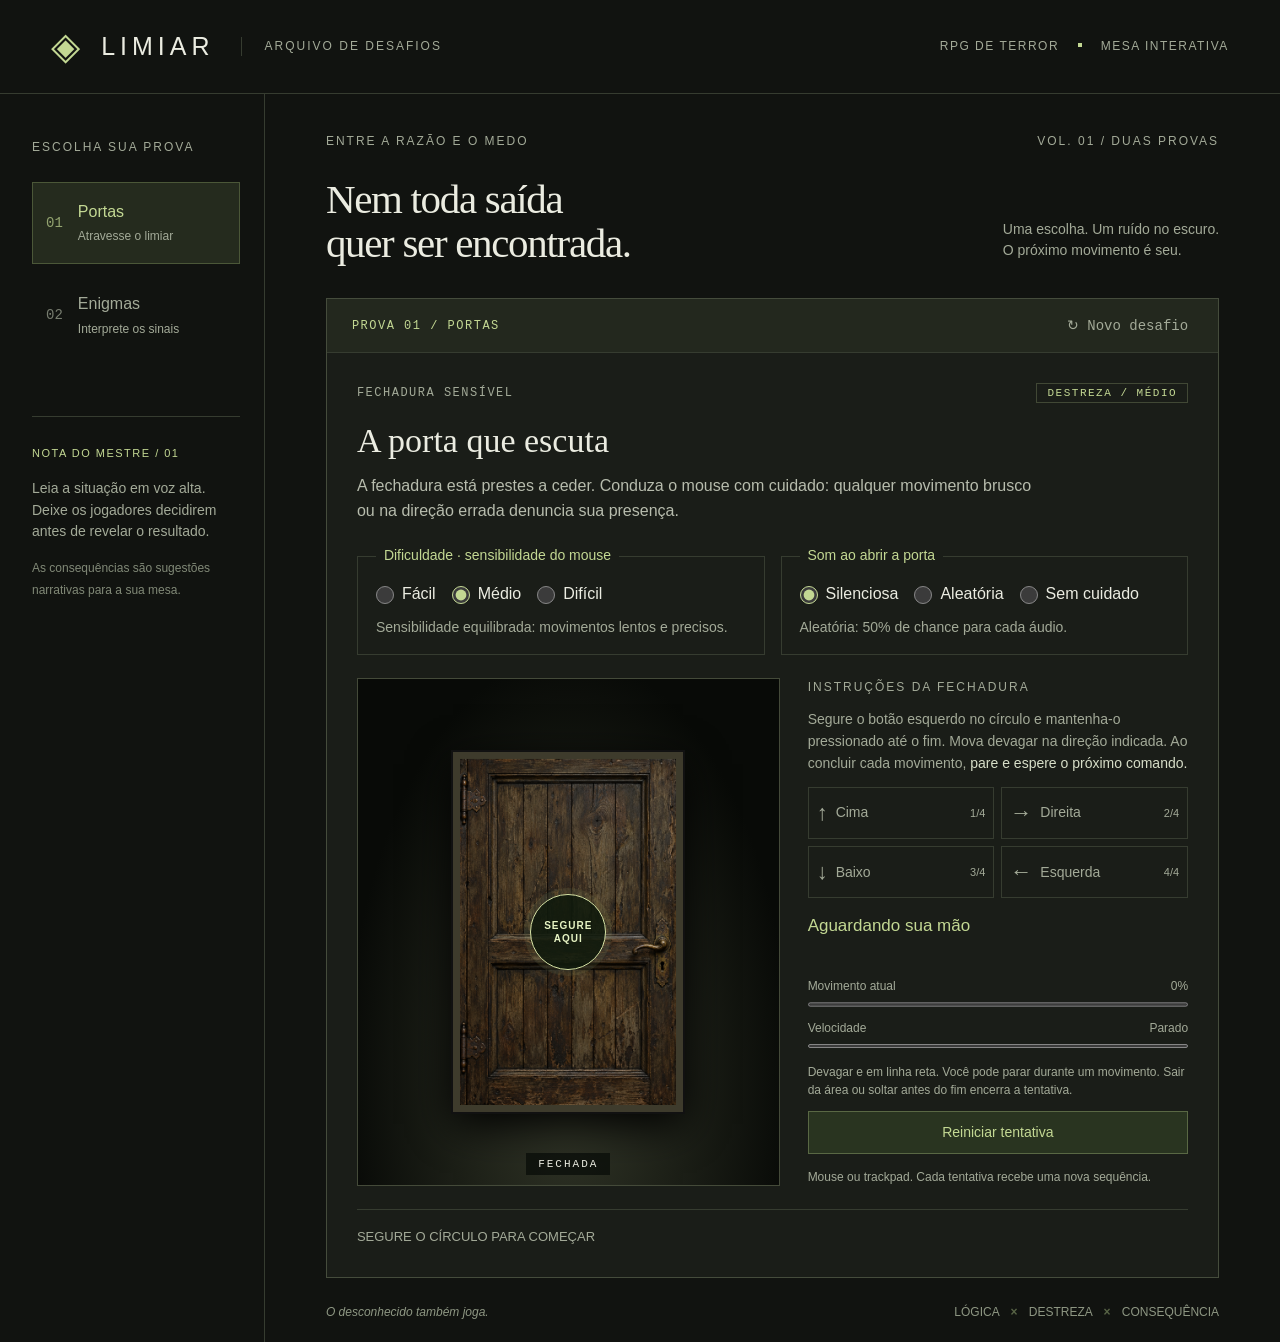
<file: limiar/index.html>
<!doctype html><html lang="pt-BR"><head><meta charset="utf-8"><meta name="viewport" content="width=device-width,initial-scale=1"><title>Limiar — Desafios de Terror</title><meta name="description" content="Uma mesa de desafios de lógica e destreza para RPG de terror."><link rel="icon" type="image/svg+xml" href="data:image/svg+xml,%3Csvg xmlns='http://www.w3.org/2000/svg' viewBox='0 0 32 32'%3E%3Crect width='32' height='32' rx='5' fill='%23111211'/%3E%3Cpath d='M9 26V6h14v20M13 26V10h6v16' stroke='%23b9ce80' fill='none' stroke-width='2'/%3E%3C/svg%3E"><link rel="stylesheet" href="style.css"></head><body><header><a class="brand" href="./"><span class="mark">◈</span> LIMIAR <span class="brand-sub">ARQUIVO DE DESAFIOS</span></a><span class="header-note">RPG DE TERROR <i></i> MESA INTERATIVA</span></header><main><aside><div class="eyebrow">ESCOLHA SUA PROVA</div><nav id="nav" aria-label="Tipos de desafio"></nav><div class="aside-note"><span>NOTA DO MESTRE / 01</span><p>Leia a situação em voz alta. Deixe os jogadores decidirem antes de revelar o resultado.</p><small>As consequências são sugestões narrativas para a sua mesa.</small></div></aside><section class="workspace"><div class="section-top"><span class="eyebrow">ENTRE A RAZÃO E O MEDO</span><span class="edition">VOL. 01 / DUAS PROVAS</span></div><div class="intro"><h1>Nem toda saída<br>quer ser encontrada.</h1><p>Uma escolha. Um ruído no escuro.<br>O próximo movimento é seu.</p></div><div class="game-shell"><div class="game-top"><span id="category"></span><button id="new" class="text-button">↻ Novo desafio</button></div><div class="game-body"><div class="case-line"><span id="case"></span><span id="badge" class="badge"></span></div><h2 id="title"></h2><p id="story" class="story"></p><blockquote id="clue"></blockquote><div id="play"></div><div id="feedback" role="status" aria-live="polite"></div><div class="game-bottom"><span id="attempts"></span><button id="hint" class="text-button">Revelar pista</button></div><p id="hint-text" hidden></p></div></div><footer><span>O desconhecido também joga.</span><span>LÓGICA <b>×</b> DESTREZA <b>×</b> CONSEQUÊNCIA</span></footer></section></main><script src="door.js"></script><script src="app.js"></script></body></html>
</file>
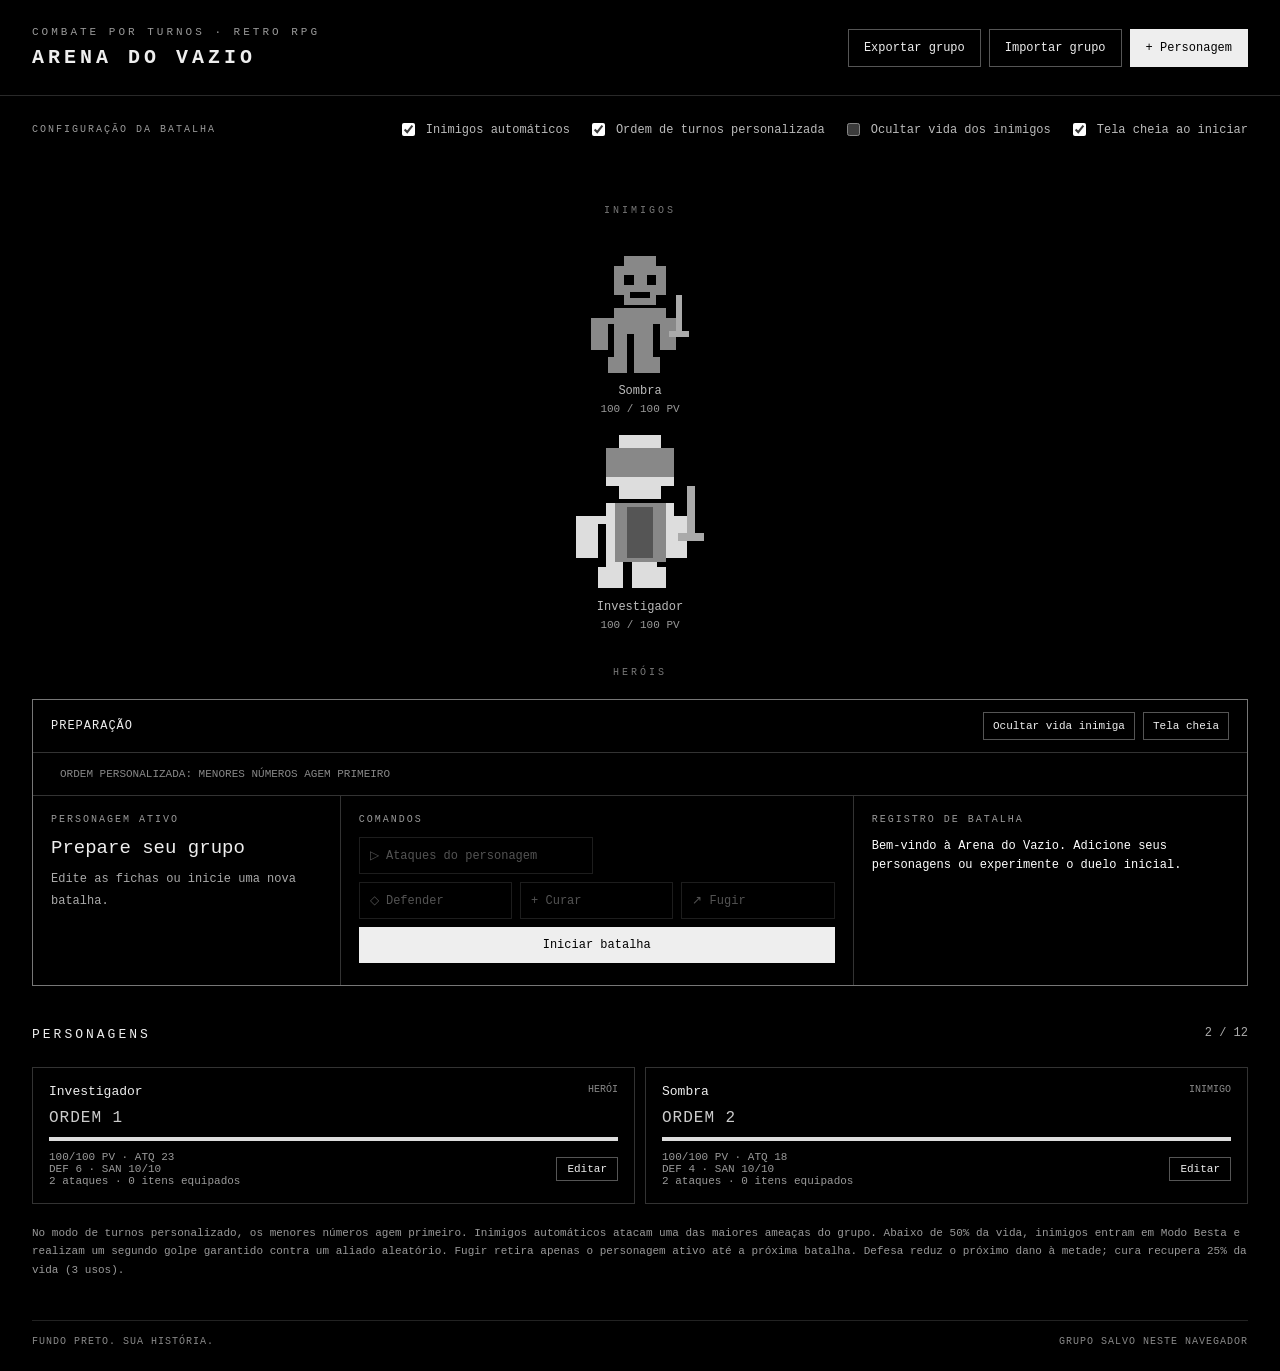
<file: arena-do-vazio.html>
<!doctype html>
<html lang="pt-BR">
<head>
<meta charset="utf-8"><meta name="viewport" content="width=device-width,initial-scale=1">
<title>Arena do Vazio — RPG de turnos</title>
<style>
:root{color-scheme:dark;font-family:'Courier New',monospace;color:#eee;background:#000}*{box-sizing:border-box}body{margin:0;background:#000}button,input,select,textarea{font:inherit}button{cursor:pointer;background:#000;border:1px solid #555;color:#eee;padding:11px 15px;transition:border-color .15s}button:hover{border-color:#fff;background:#111}button:disabled{opacity:.35;cursor:not-allowed}button:focus-visible,input:focus-visible,select:focus-visible,textarea:focus-visible{outline:2px solid white;outline-offset:3px}.primary{background:#eee;color:#000;border-color:#eee}.primary:hover{background:white;color:#000}header{max-width:1440px;margin:auto;padding:26px 32px;display:flex;align-items:center;justify-content:space-between;gap:20px;border-bottom:1px solid #292929}.brand{font-weight:bold;letter-spacing:4px;font-size:20px}.eyebrow{font-size:11px;color:#999;letter-spacing:3px;margin-bottom:8px}.tools{display:flex;gap:8px;flex-wrap:wrap}.tools button{font-size:12px}main{max-width:1440px;margin:auto;padding:24px 32px}.topline{display:flex;gap:20px;align-items:center;justify-content:space-between;margin-bottom:20px}.topline .label{margin:0}.settings{display:flex;gap:18px;flex-wrap:wrap}.toggle{font-size:12px;color:#bbb;display:flex;gap:8px;align-items:center}.toggle input{width:auto;accent-color:#fff}.status{font-size:12px;letter-spacing:1px}.hud-top{display:flex;justify-content:space-between;gap:12px;align-items:center;padding:12px 18px;border-bottom:1px solid #333}.hud-tools{display:flex;gap:8px}.hud-tools button{font-size:11px;padding:7px 9px}.hud-tools button[aria-pressed=true]{border-color:#fff}.queue{display:flex;gap:8px;overflow:auto;padding:10px 18px;min-height:42px;border-bottom:1px solid #333}.queue span{white-space:nowrap;padding:5px 9px;font-size:11px;color:#888}.queue .current{background:#eee;color:#000}.battlefield{position:relative;height:540px;background:#000;overflow:hidden}.enemy-line{position:absolute;top:6%;left:12%;right:12%}.ally-line{position:absolute;bottom:2%;left:2%;right:2%}.team{display:grid;grid-auto-flow:column;grid-auto-columns:minmax(0,150px);gap:12px;align-items:end;justify-content:center}.ally-line .team{grid-auto-columns:minmax(0,170px)}.fighter{position:relative;background:none;border:0;min-width:0;width:100%;padding:8px 5px;color:#bbb;isolation:isolate}.fighter:hover{background:transparent;color:#fff}.fighter:focus-visible{outline-offset:0}.fighter.target:after{content:'▼';position:absolute;top:-16px;left:0;right:0;color:#fff;animation:blink 1s steps(2) infinite}.fighter.active:before{content:'TURNO';position:absolute;bottom:-12px;left:0;right:0;font-size:10px;letter-spacing:2px;color:white}.visual{height:130px;display:flex;justify-content:center;align-items:end;margin-bottom:8px}.ally-line .visual{height:170px}.visual img,.visual svg{width:100%;max-height:100%;height:100%;object-fit:contain;image-rendering:pixelated;display:block}.fighter .name{display:block;overflow-wrap:anywhere;font-size:12px}.fighter .life{font-size:11px;color:#999;display:block;margin-top:5px}.fighter.dead{opacity:.25;filter:grayscale(1)}.fighter.dead .visual{transform:rotate(80deg);transform-origin:center 80%}.fighter.hit{animation:hit .3s steps(2) 2}.fighter.guard .name:after{content:' ◇'}.damage{position:absolute;top:5px;left:0;right:0;color:white;font-size:22px;pointer-events:none;animation:float .9s forwards}.team-label{font-size:10px;color:#777;letter-spacing:3px;text-align:center;margin:14px 0 22px}.ally-line .team-label{margin-top:28px;margin-bottom:10px}.empty{border:1px dashed #333;padding:30px;color:#777;font-size:12px}.controls{border:1px solid #777;background:#000}.hud-panes{display:grid;grid-template-columns:.9fr 1.5fr 1.15fr}.pane{padding:18px;border-right:1px solid #333;min-width:0}.pane:last-child{border:0}.label{color:#999;letter-spacing:2px;font-size:10px;margin-bottom:12px;overflow-wrap:anywhere}.actor{font-size:19px;margin-bottom:10px;overflow-wrap:anywhere}.detail{color:#aaa;font-size:12px;line-height:1.8}.commands{display:grid;grid-template-columns:1fr 1fr;gap:8px}.commands button{text-align:left;font-size:12px;padding:10px;min-width:0;overflow-wrap:anywhere}.commands button span{display:block;color:#aaa;font-size:10px;margin-top:6px;line-height:1.4}.secondary-commands{margin-top:8px;grid-template-columns:1fr 1fr 1.4fr}.log{font-size:12px;line-height:1.6;height:130px;overflow:auto;color:#aaa}.log p{margin:0 0 8px}.log p:first-child{color:white}.roster{margin-top:30px}.roster-head{display:flex;justify-content:space-between;align-items:center;margin-bottom:14px}.roster-head h2{font-size:13px;font-weight:normal;letter-spacing:3px}.cards{display:grid;grid-template-columns:repeat(auto-fit,minmax(220px,1fr));gap:10px}.card{padding:16px;border:1px solid #333;display:flex;flex-direction:column;gap:10px}.card-top{display:flex;justify-content:space-between;gap:10px}.card-name{font-size:13px;overflow-wrap:anywhere}.card-team{font-size:10px;color:#888}.bar{height:4px;background:#242424}.bar span{display:block;height:100%;background:#ddd}.hidden-health{font-size:11px;color:#aaa;letter-spacing:1px}.card-bottom{display:flex;justify-content:space-between;align-items:center;font-size:11px;color:#999}.card-bottom button{font-size:11px;padding:5px 10px}.hint{font-size:11px;color:#999;margin:20px 0;line-height:1.7}dialog{background:#000;color:#eee;border:1px solid #aaa;width:min(660px,94vw);max-height:90dvh;overflow:auto;padding:26px}dialog::backdrop{background:rgba(0,0,0,.85)}.editor-head{display:flex;justify-content:space-between;gap:15px;margin-bottom:22px;align-items:center}.editor-head h2{font-size:18px;margin:0}.editor-head button{font-size:22px;padding:4px 10px}label.field{display:flex;flex-direction:column;gap:8px;font-size:12px;margin-bottom:16px}input,select,textarea{background:#000;color:#fff;border:1px solid #555;padding:10px;width:100%;min-width:0}textarea{resize:vertical;min-height:120px;line-height:1.6}.fields{display:grid;grid-template-columns:1fr 1fr;gap:0 14px}.modal-actions{display:flex;gap:8px;justify-content:flex-end;margin-top:20px;position:sticky;bottom:-26px;background:#000;padding:14px 0;border-top:1px solid #333}.notice{color:#ccc;font-size:12px;min-height:20px;line-height:1.6}#remove{margin-right:auto}.upload{font-size:11px;color:#aaa;line-height:1.7}.footer{display:flex;justify-content:space-between;gap:15px;font-size:10px;color:#888;letter-spacing:1px;padding-top:15px;border-top:1px solid #222}.section-title{display:flex;align-items:center;justify-content:space-between;gap:12px;border-top:1px solid #333;padding-top:18px;margin-top:22px}.section-title h3{font-size:12px;font-weight:normal;letter-spacing:2px}.small{font-size:11px;padding:7px 10px}.asset-field{padding:12px 0}.asset-preview img{height:85px;max-width:100%;object-fit:contain;image-rendering:pixelated;margin-bottom:10px}.asset-preview{font-size:11px;color:#888}.attack-row{border:1px solid #444;padding:14px;margin:14px 0}.attack-row-head{display:flex;justify-content:space-between;gap:12px;align-items:center;margin-bottom:12px}.attack-row-head span{font-size:11px;color:#aaa}.attack-fields{display:grid;grid-template-columns:repeat(3,1fr);gap:0 12px}.attack-fields .field{font-size:11px}.attack-row .fields .field{font-size:11px}body.focused{overflow:hidden}#battleScreen.immersive,#battleScreen:fullscreen{position:fixed;inset:0;width:100%;height:100dvh;z-index:1000;background:#000;padding:clamp(10px,2vw,28px);display:flex;flex-direction:column;gap:10px;overflow:auto}#battleScreen.immersive .battlefield,#battleScreen:fullscreen .battlefield{height:auto;flex:1 0 270px;min-height:270px}#battleScreen.immersive .controls{flex:0 0 auto}#battleScreen.immersive .enemy-line{top:2%;left:15%;right:15%}#battleScreen.immersive .ally-line{bottom:0;left:1%;right:1%}#battleScreen.immersive .team{grid-auto-columns:minmax(0,180px)}#battleScreen.immersive .ally-line .team{grid-auto-columns:minmax(0,220px)}#battleScreen.immersive .visual{height:clamp(100px,18vh,220px)}#battleScreen.immersive .ally-line .visual{height:clamp(130px,24vh,285px)}#battleScreen.immersive .team-label{display:none}#battleScreen.immersive .fighter .name{font-size:14px}#battleScreen.immersive .hud-panes .pane{padding:14px 18px}#battleScreen.immersive .log{height:120px}@keyframes blink{50%{opacity:0}}@keyframes hit{50%{transform:translateX(8px);opacity:.3}}@keyframes float{to{transform:translateY(-65px);opacity:0}}@media(prefers-reduced-motion:reduce){*{animation:none!important}}@media(max-width:760px){header{padding:20px;align-items:flex-start;flex-direction:column}main{padding:20px}.brand{font-size:17px}.topline{align-items:flex-start;flex-direction:column;gap:12px}.settings{gap:12px}.battlefield{height:440px}.enemy-line{left:3%;right:3%}.ally-line{left:0;right:0}.team{gap:5px}.visual{height:105px}.ally-line .visual{height:140px}.fighter .name{font-size:11px}.fighter .life{font-size:10px}.hud-panes{grid-template-columns:1fr 1.6fr}.pane{padding:14px}.pane:last-child{grid-column:1/-1;border-top:1px solid #333}.pane:nth-child(2){border-right:0}.log{height:70px}.hud-top{align-items:flex-start;flex-direction:column}.hud-tools{width:100%;justify-content:flex-end}.cards{grid-template-columns:1fr 1fr}.secondary-commands{grid-template-columns:1fr 1fr}.secondary-commands #start{grid-column:1/-1}#battleScreen.immersive .enemy-line{left:5%;right:5%}#battleScreen.immersive .log{height:45px}#battleScreen.immersive .hud-panes .pane{padding:10px}#battleScreen.immersive .visual{height:clamp(75px,12vh,135px)}#battleScreen.immersive .ally-line .visual{height:clamp(95px,16vh,165px)}#battleScreen.immersive .fighter .name{font-size:11px}}@media(max-width:450px){.cards{grid-template-columns:1fr}.tools button{padding:9px}.attack-fields{grid-template-columns:1fr 1fr}.modal-actions{flex-wrap:wrap}.hud-panes{grid-template-columns:1fr}.pane{border:0;border-bottom:1px solid #333}.pane:last-child{grid-column:auto;border-top:0}.actor{font-size:16px;margin:0}.hud-panes .pane:first-child .label{display:none}.hud-panes .pane:first-child{display:flex;justify-content:space-between;gap:10px;align-items:center}.hud-panes .pane:first-child .detail{font-size:10px}.log{height:50px}.enemy-line{left:0;right:0}.team{gap:2px}.fighter{padding:6px 2px}#battleScreen.immersive .queue{display:none}#battleScreen.immersive .hud-top{padding:8px}.commands{gap:5px}.commands button{padding:8px;font-size:11px}.secondary-commands{grid-template-columns:1fr 1fr 1.4fr}.secondary-commands #start{grid-column:auto}.commands button span{font-size:10px}}@media(max-height:680px) and (min-width:761px){#battleScreen.immersive .visual{height:90px}#battleScreen.immersive .ally-line .visual{height:120px}#battleScreen.immersive .battlefield{flex-basis:240px;min-height:240px}#battleScreen.immersive .queue{display:none}#battleScreen.immersive .log{height:100px}}
/* The focused scene also hides preparation from assistive navigation and fallback screenshots. */
body.focused>header,body.focused main>:not(#battleScreen){display:none}
body.focused main{padding:0;margin:0;max-width:none}
.fighter .name{white-space:nowrap;overflow:hidden;text-overflow:ellipsis}
[hidden]{display:none!important}
.editor-tabs{display:flex;gap:8px;margin-bottom:24px;border-bottom:1px solid #333;padding-bottom:12px}
.editor-tabs button{flex:1;padding:10px;font-size:12px}
.editor-tabs button[aria-selected=true]{background:#eee;color:#000;border-color:#eee}
.item-row{border:1px solid #444;padding:14px;margin:14px 0}
.item-row-head{display:flex;justify-content:space-between;gap:12px;align-items:center;margin-bottom:12px;font-size:11px;color:#aaa}
.item-row .toggle{margin:8px 0}
.item-empty{font-size:12px;color:#999;padding:20px 0}
.sanity-control{display:flex;align-items:center;flex-wrap:wrap;gap:8px;margin-top:12px;font-size:11px;color:#bbb}
.sanity-control input{width:68px;padding:6px 8px;font-size:13px}
.sanity-warning{font-size:11px;color:#fff;margin-top:10px;line-height:1.5;border-left:2px solid #eee;padding-left:8px}
.secondary-commands{grid-template-columns:1fr 1fr 1fr}
.secondary-commands #start{grid-column:1/-1;text-align:center}
.fled-label{font-size:11px;letter-spacing:2px;color:#aaa}
@media(max-width:450px){.hud-panes .actor-pane{display:block}.hud-panes .actor-pane .detail{margin-top:6px}.sanity-control{margin-top:8px}.sanity-control input{padding:5px 8px}.sanity-warning{margin-top:7px}.editor-tabs{gap:5px}.editor-tabs button{font-size:11px;padding:9px 6px}}
@media(max-width:450px){.hud-panes .pane.actor-pane{display:block}}
.fighter.beast .name{color:#fff;text-shadow:0 0 8px #fff}.fighter.beast .name:after{content:' · BESTA';font-size:9px;letter-spacing:1px}.beast-label{color:#fff;letter-spacing:1px}.turn-label{color:#ccc;letter-spacing:1px}

.asset-preview video{height:85px;max-width:100%;object-fit:contain;image-rendering:pixelated;margin-bottom:10px}.attack-media-field{border-top:1px solid #292929;padding-top:12px;margin-top:2px}.attack-media-tools{display:grid;grid-template-columns:1fr 150px;gap:12px;align-items:start}.attack-media-preview{min-height:26px}.attack-media-preview img,.attack-media-preview video{display:block;width:auto;max-width:100%;height:90px;object-fit:contain;image-rendering:pixelated}.attack-media-preview small{color:#888;line-height:1.5}.fighter .visual video{width:100%;max-height:100%;height:100%;object-fit:contain;image-rendering:pixelated;display:block}@media(max-width:560px){.attack-media-tools{grid-template-columns:1fr}}
.attack-audio-preview audio{width:100%;margin:4px 0 12px}.attack-media-overlay{position:fixed;inset:0;z-index:50000;display:grid;place-items:center;background:#000}.attack-media-overlay[hidden]{display:none!important}.attack-media-overlay-content{position:absolute;inset:0;display:grid;place-items:center}.attack-media-overlay img,.attack-media-overlay video{display:block;width:100vw;height:100dvh;object-fit:contain;background:#000}.attack-media-overlay-close{position:fixed;top:18px;right:20px;z-index:50002;width:46px;height:46px;padding:0;border-color:#aaa;background:rgba(0,0,0,.75);font-size:25px;line-height:1}.attack-media-overlay-hint{position:fixed;left:50%;bottom:18px;z-index:50002;transform:translateX(-50%);color:#aaa;font-size:11px;letter-spacing:2px;background:rgba(0,0,0,.7);padding:7px 10px;pointer-events:none}
</style>
</head>
<body>
<header><div><div class="eyebrow">COMBATE POR TURNOS · RETRO RPG</div><div class="brand">ARENA DO VAZIO</div></div><div class="tools"><button id="export">Exportar grupo</button><button id="import">Importar grupo</button><button id="add" class="primary" disabled>+ Personagem</button></div></header>
<main>
<div class="topline"><div class="label">CONFIGURAÇÃO DA BATALHA</div><div class="settings"><label class="toggle"><input type="checkbox" id="auto" checked> Inimigos automáticos</label><label class="toggle"><input type="checkbox" id="turnMode" checked> Ordem de turnos personalizada</label><label class="toggle"><input type="checkbox" id="hideEnemies"> Ocultar vida dos inimigos</label><label class="toggle"><input type="checkbox" id="fullscreenOnStart" checked> Tela cheia ao iniciar</label></div></div>
<div id="battleScreen" aria-label="Cena de batalha">
<section class="battlefield" aria-label="Arena de batalha">
<div class="enemy-line"><div class="team-label">INIMIGOS</div><div class="team" id="enemies"></div></div>
<div class="ally-line"><div class="team" id="allies"></div><div class="team-label">HERÓIS</div></div>
</section>
<section class="controls" aria-label="HUD de comandos">
<div class="hud-top"><div class="status" id="status" role="status">PREPARAÇÃO</div><div class="hud-tools"><button id="hideHp" aria-pressed="false">Ocultar vida inimiga</button><button id="fullscreen" aria-pressed="false">Tela cheia</button></div></div>
<div class="queue" id="queue" aria-label="Ordem dos turnos"></div>
<div class="hud-panes"><div class="pane actor-pane"><div class="label">PERSONAGEM ATIVO</div><div class="actor" id="actor">Carregando grupo…</div><div class="detail" id="detail"></div><div class="sanity-control" id="sanityControl" hidden><label for="battleSanity">SANIDADE</label><input id="battleSanity" type="number" min="0" max="10" step="1" value="10" aria-label="Sanidade do personagem ativo"><span>/ 10</span></div><div id="sanityWarning" class="sanity-warning" role="status" hidden>Sanidade baixa: 50% de chance extra de errar.</div></div>
<div class="pane action-pane"><div class="label" id="targetLabel">COMANDOS</div><div class="commands" id="attacks"></div><div class="commands secondary-commands"><button id="defend" disabled>◇ Defender</button><button id="heal" disabled>+ Curar</button><button id="flee" disabled>↗ Fugir</button><button id="start" class="primary" disabled>Iniciar batalha</button></div></div>
<div class="pane"><div class="label">REGISTRO DE BATALHA</div><div class="log" id="log" role="log" aria-live="polite"></div></div></div>
</section>
</div>
<section class="roster"><div class="roster-head"><h2>PERSONAGENS</h2><span class="detail" id="count"></span></div><div class="cards" id="cards"></div><p class="hint">No modo de turnos personalizado, os menores números agem primeiro. Inimigos automáticos atacam uma das maiores ameaças do grupo. Abaixo de 50% da vida, inimigos entram em Modo Besta e realizam um segundo golpe garantido contra um aliado aleatório. Fugir retira apenas o personagem ativo até a próxima batalha. Defesa reduz o próximo dano à metade; cura recupera 25% da vida (3 usos).</p></section>
<div class="notice" id="notice" role="status"></div><div class="footer"><span>FUNDO PRETO. SUA HISTÓRIA.</span><span id="saveState">CARREGANDO GRUPO</span></div>
</main>
<dialog id="editor"><form id="form" novalidate><div class="editor-head"><h2 id="editorTitle">Adicionar personagem</h2><button type="button" id="cancel" aria-label="Fechar editor">×</button></div>
<div class="editor-tabs" role="tablist" aria-label="Seções do personagem"><button id="tabCharacter" type="button" role="tab" aria-selected="true" aria-controls="characterTab" data-editor-tab="character">Personagem</button><button id="tabAttacks" type="button" role="tab" aria-selected="false" aria-controls="attacksTab" data-editor-tab="attacks" tabindex="-1">Ataques</button><button id="tabItems" type="button" role="tab" aria-selected="false" aria-controls="itemsTab" data-editor-tab="items" tabindex="-1">Itens</button><button id="tabAbility" type="button" role="tab" aria-selected="false" aria-controls="abilityTab" data-editor-tab="ability" tabindex="-1">Habilidade</button></div>
<section id="characterTab" role="tabpanel" aria-labelledby="tabCharacter">
<label class="field">Nome<input id="name" maxlength="30" required placeholder="Nome do personagem"></label>
<label class="field">Lado<select id="team"><option value="allies">Herói / aliado</option><option value="enemies">Vilão / inimigo</option></select></label>
<div class="fields"><label class="field">Vida máxima<input id="hp" type="number" min="1" max="9999" value="100" required></label><label class="field">Ataque base<input id="atk" type="number" min="1" max="999" value="20" required></label><label class="field">Defesa base<input id="def" type="number" min="0" max="999" value="5" required></label><label class="field">Ordem do turno<input id="turnOrder" type="number" min="1" max="99" step="1" value="1" required></label><label class="field">Sanidade (0 a 10)<input id="sanity" type="number" min="0" max="10" step="1" value="10" required><input id="sanityRange" type="range" min="0" max="10" step="1" value="10" aria-label="Ajustar sanidade de 0 a 10"></label></div>
<p class="upload">Sanidade abaixo de 4: aliados têm 50% de chance extra de errar qualquer ataque. Você também pode ajustar a sanidade do personagem ativo pela HUD durante a batalha.</p>
<div class="section-title"><h3>IMAGEM / GIF / VÍDEO</h3></div>
<div class="asset-field"><label class="field">Mídia principal<input id="image" type="file" accept="image/png,image/jpeg,image/webp,image/gif,video/mp4,video/webm"><span class="upload">Vilões usam esta mídia de frente. Imagem ou GIF até 8 MB; MP4 ou WebM até 20 MB.</span></label><div class="asset-preview" id="imagePreview"></div><button type="button" id="clearImage" class="small">Remover mídia</button></div>
<div class="asset-field" id="backAsset"><label class="field">Mídia de costas (heróis)<input id="backImage" type="file" accept="image/png,image/jpeg,image/webp,image/gif,video/mp4,video/webm"><span class="upload">Envie a vista de costas para o herói olhar para os vilões. Sem esta mídia, será usada a principal ou o sprite padrão de costas.</span></label><div class="asset-preview" id="backPreview"></div><button type="button" id="clearBack" class="small">Remover mídia de costas</button></div>
</section>
<section id="attacksTab" role="tabpanel" aria-labelledby="tabAttacks" hidden><div class="section-title"><h3>ATAQUES</h3><button type="button" id="addAttack" class="small">+ Adicionar ataque</button></div>
<p class="upload">Físico usa a defesa total; arcano usa metade; perfurante ignora defesa. Potência é uma porcentagem do ataque base. Usos 0 = ilimitados. Cada ataque pode receber mídia em tela cheia e áudio com duração configurável.</p>
<div id="attackRows"></div>
</section>
<section id="itemsTab" role="tabpanel" aria-labelledby="tabItems" hidden><div class="section-title"><h3>ITENS</h3><button type="button" id="addItem" class="small">+ Adicionar item</button></div><p class="upload">Equipe até 8 itens. Cada item soma um bônus fixo de dano a todos os ataques ou um bônus de defesa. Os bônus dos itens equipados se acumulam e não são consumidos.</p><div id="itemRows"></div></section>
<section id="abilityTab" role="tabpanel" aria-labelledby="tabAbility" hidden><div class="section-title"><h3>HABILIDADE</h3></div><label class="field">Descrição da habilidade<textarea id="abilityText" maxlength="240" placeholder="Ex.: Instinto de sobrevivência — percebe o perigo antes que ele aconteça."></textarea></label><div class="fields"><label class="field">Vantagem aplicada<select id="abilityType"><option value="damage">Dano de ataque</option><option value="defense">Defesa</option></select></label><label class="field">Valor da vantagem<input id="abilityBonus" type="number" min="0" max="999" step="1" value="0" required></label></div><p class="upload">O valor é somado a todos os ataques ou à defesa total enquanto esta habilidade estiver preenchida.</p></section>
<div class="notice" id="formNotice" role="status"></div><div class="modal-actions"><button type="button" id="remove">Excluir personagem</button><button class="primary" id="saveCharacter" type="submit">Salvar personagem</button></div>
</form></dialog><input id="importFile" type="file" accept="application/json,.json" hidden>
<div class="attack-media-overlay" id="attackMediaOverlay" role="dialog" aria-modal="true" aria-label="M&iacute;dia do ataque" hidden><div class="attack-media-overlay-content" id="attackMediaOverlayContent"></div><button class="attack-media-overlay-close" id="closeAttackMedia" type="button" aria-label="Fechar m&iacute;dia do ataque">&times;</button><div class="attack-media-overlay-hint">ESC PARA FECHAR</div></div>
<script>
(() => {
'use strict';
const $ = id => document.getElementById(id);
$('battleScreen').appendChild($('attackMediaOverlay'));
const KEY = 'arena-vazio-v1', MAX_ASSET = 8 * 1024 * 1024, MAX_VIDEO = 20 * 1024 * 1024, MAX_AUDIO = 20 * 1024 * 1024;
const TYPES = {physical:'Físico',arcane:'Arcano',piercing:'Perfurante'};
let chars = [], battle = false, order = [], cursor = 0, round = 1, target = null;
let logs = [], editing = null, picture = '', backPicture = '', draftAttacks = [], draftItems = [];
let timer = null, serial = 0, loaded = false, saveSerial = 0, assetSerial = 0, pendingAssets = 0;
const attackVisuals = new Map(), attackVisualTimers = new Map();
let attackOverlayTimer=null,activeAttackMediaToken=null,activeAttackAudio=null,attackAudioTimer=null;
const escape = s => String(s).replace(/[&<>"']/g,c=>({'&':'&amp;','<':'&lt;','>':'&gt;','"':'&quot;',"'":'&#39;'}[c]));
const mediaTypeOf = s => typeof s === 'string' ? (/^data:([^;,]+);base64,/i.exec(s)?.[1] || '') : '';
const validMedia = s => {
 if(typeof s!=='string')return false;
 const type=mediaTypeOf(s),isImage=/^image\/(png|jpeg|webp|gif)$/i.test(type),isVideo=/^video\/(mp4|webm)$/i.test(type);
 if(!isImage&&!isVideo||!/^data:[^;,]+;base64,[A-Za-z0-9+/=]+$/i.test(s))return false;
 return s.length<=Math.ceil((isVideo?MAX_VIDEO:MAX_ASSET)/3)*4+150;
};
const validAudio = s => {
 if(typeof s!=='string')return false;
 const type=mediaTypeOf(s);
 if(!/^audio\/(mpeg|mp3|wav|wave|x-wav|vnd\.wave|ogg|mp4|m4a|x-m4a|aac)$/i.test(type)||!/^data:[^;,]+;base64,[A-Za-z0-9+/=]+$/i.test(s))return false;
 return s.length<=Math.ceil(MAX_AUDIO/3)*4+150;
};
const defaultAttacks = () => [
 {id:crypto.randomUUID(),name:'Atacar',type:'physical',power:100,accuracy:100,uses:0,media:'',mediaType:'',mediaDuration:2,audio:'',audioType:'',audioDuration:3},
 {id:crypto.randomUUID(),name:'Golpe pesado',type:'physical',power:150,accuracy:75,uses:3,media:'',mediaType:'',mediaDuration:2,audio:'',audioType:'',audioDuration:3}
];
const make = (name,team,atk,def,turnOrder=1) => ({id:crypto.randomUUID(),name,team,maxHp:100,hp:100,atk,def,turnOrder,sanity:10,items:[],ability:{text:'',type:'damage',bonus:0},image:'',backImage:'',attacks:defaultAttacks(),guard:false,heals:3,remaining:{},fled:false});
const itemBonus = (c,type) => c.items.filter(item=>item.equipped&&item.type===type).reduce((total,item)=>total+item.bonus,0);
const abilityBonus = (c,type) => c.ability?.text&&c.ability.type===type?c.ability.bonus:0;
const damageBonus = c => itemBonus(c,'damage')+abilityBonus(c,'damage');
const defenseTotal = c => c.def+itemBonus(c,'defense')+abilityBonus(c,'defense');
const dbPromise = new Promise(resolve => {
 let settled=false,timeout=null;
 const finish=value=>{if(settled){if(value?.close)value.close();return;}settled=true;clearTimeout(timeout);resolve(value);};
 if (!window.indexedDB) {finish(null);return;}
 timeout=setTimeout(()=>finish(null),1500);
 try {
  const request = indexedDB.open('arena-do-vazio',1);
  request.onupgradeneeded = () => request.result.createObjectStore('groups');
  request.onsuccess = () => finish(request.result);
  request.onerror = request.onblocked = () => finish(null);
 } catch {finish(null);}
});
function settings() {return {auto:$('auto').checked,turnMode:$('turnMode').checked,hideEnemies:$('hideEnemies').checked,fullscreenOnStart:$('fullscreenOnStart').checked};}
function applySettings(s) {if(!s)return;for(const id of ['auto','turnMode','hideEnemies','fullscreenOnStart']) if(typeof s[id] === 'boolean') $(id).checked=s[id];}
async function save() {
 if(!loaded)return;
 const token=++saveSerial;
 $('saveState').textContent='SALVANDO GRUPO…';
 const data={version:6,chars:chars.map(c=>({...c,hp:c.maxHp,guard:false,heals:3,remaining:{},fled:false})),...settings()};
 let saved=false;
 const db=await dbPromise;
 if(db) try {await new Promise((resolve,reject)=>{const tx=db.transaction('groups','readwrite');tx.objectStore('groups').put(data,KEY);tx.oncomplete=resolve;tx.onerror=tx.onabort=reject;});saved=true;}catch{}
 if(!saved) try {localStorage.setItem(KEY,JSON.stringify(data));saved=true;}catch{}
 if(token!==saveSerial)return;
 $('saveState').textContent=saved?'GRUPO SALVO NESTE NAVEGADOR':'USE EXPORTAR PARA SALVAR O GRUPO';
 if(!saved)$('notice').textContent='O armazenamento do navegador está cheio ou indisponível. Exporte o grupo para preservar personagens e mídias.';
}
function validateAttacks(data) {
 if(data===undefined)return defaultAttacks();
 if(!Array.isArray(data)||data.length<1||data.length>6)throw Error('Cada personagem deve ter entre 1 e 6 ataques.');
 return data.map(a=>{
  if(!a||typeof a.name!=='string'||!a.name.trim()||a.name.length>30||!Object.hasOwn(TYPES,a.type))throw Error('Ataque inválido no arquivo.');
  for(const [key,min,max] of [['power',10,300],['accuracy',1,100],['uses',0,99]])if(!Number.isInteger(a[key])||a[key]<min||a[key]>max)throw Error('Atributos de ataque inválidos.');
    const media=a.media||'',mediaType=a.mediaType||mediaTypeOf(media),mediaDuration=a.mediaDuration===undefined?2:a.mediaDuration;
    const audio=a.audio||'',audioType=a.audioType||mediaTypeOf(audio),audioDuration=a.audioDuration===undefined?3:a.audioDuration;
   if(media&&!validMedia(media))throw Error('Mídia de ataque inválida ou maior que o limite permitido.');
   if(typeof mediaType!=='string'||(media&&mediaType!==mediaTypeOf(media)))throw Error('Tipo de mídia de ataque inválido.');
    if(!Number.isFinite(mediaDuration)||mediaDuration<0.2||mediaDuration>60)throw Error('A duração da imagem deve ficar entre 0,2 e 60 segundos.');
    if(audio&&!validAudio(audio))throw Error('Áudio de ataque inválido ou maior que o limite permitido.');
    if(typeof audioType!=='string'||(audio&&audioType!==mediaTypeOf(audio)))throw Error('Tipo de áudio de ataque inválido.');
    if(!Number.isFinite(audioDuration)||audioDuration<0.2||audioDuration>600)throw Error('A duração do áudio deve ficar entre 0,2 e 600 segundos.');
    return {id:crypto.randomUUID(),name:a.name.trim(),type:a.type,power:a.power,accuracy:a.accuracy,uses:a.uses,media,mediaType,mediaDuration,audio,audioType,audioDuration};
 });
}
function validateItems(data) {
 if(data===undefined)return [];
 if(!Array.isArray(data)||data.length>8)throw Error('Cada personagem aceita até 8 itens.');
 return data.map(item=>{
  if(!item||typeof item.name!=='string'||!item.name.trim()||item.name.length>40||!['damage','defense'].includes(item.type)||!Number.isInteger(item.bonus)||item.bonus<0||item.bonus>999||typeof item.equipped!=='boolean')throw Error('Item inválido: confira nome, efeito, bônus (0 a 999) e equipamento.');
  return {id:crypto.randomUUID(),name:item.name.trim(),type:item.type,bonus:item.bonus,equipped:item.equipped};
 });
}
function validateAbility(data) {
 if(data===undefined)return {text:'',type:'damage',bonus:0};
 if(!data||typeof data.text!=='string'||data.text.length>240||!['damage','defense'].includes(data.type)||!Number.isInteger(data.bonus)||data.bonus<0||data.bonus>999)throw Error('Habilidade inválida: confira a descrição, o tipo e o valor da vantagem.');
 return {text:data.text.trim(),type:data.type,bonus:data.bonus};
}
function validate(data) {
 if(!Array.isArray(data)||data.length>12)throw Error('O arquivo deve conter até 12 personagens.');
 const counts={allies:0,enemies:0};
 return data.map((c,index)=>{
  if(!c||typeof c.name!=='string'||!c.name.trim()||c.name.length>30||!['allies','enemies'].includes(c.team))throw Error('Personagem inválido no arquivo.');
  if(++counts[c.team]>6)throw Error('Use no máximo 6 personagens por lado.');
  for(const [key,min,max] of [['maxHp',1,9999],['atk',1,999],['def',0,999]])if(!Number.isInteger(c[key])||c[key]<min||c[key]>max)throw Error('Atributos inválidos no arquivo.');
  const sanity=c.sanity===undefined?10:c.sanity;
  const turnOrder=c.turnOrder===undefined?index+1:c.turnOrder;
  if(!Number.isInteger(sanity)||sanity<0||sanity>10)throw Error('A sanidade deve ser um inteiro de 0 a 10.');
  if(!Number.isInteger(turnOrder)||turnOrder<1||turnOrder>99)throw Error('A ordem do turno deve ser um inteiro de 1 a 99.');
  for(const key of ['image','backImage'])if(c[key]&&!validMedia(c[key]))throw Error('Imagem, GIF ou vídeo inválido ou maior que o limite permitido.');
  return {id:crypto.randomUUID(),name:c.name.trim(),team:c.team,maxHp:c.maxHp,hp:c.maxHp,atk:c.atk,def:c.def,turnOrder,sanity,items:validateItems(c.items),ability:validateAbility(c.ability),image:c.image||'',backImage:c.backImage||'',attacks:validateAttacks(c.attacks),guard:false,heals:3,remaining:{},fled:false};
 });
}
const actor = () => chars.find(c=>c.id===order[cursor]);
const alive = team => chars.filter(c=>c.team===team&&c.hp>0&&!c.fled);
const hidden = c => c?.team==='enemies' && $('hideEnemies').checked;
const usesLeft = (c,a) => a.uses===0?Infinity:(c.remaining[a.id]??a.uses);
function write(text,concealed=text) {logs.unshift({text,concealed});logs=logs.slice(0,60);}
function selectDefault() {const a=actor();target=a?alive(a.team==='allies'?'enemies':'allies')[0]?.id:null;}
function sprite(c) {
 const back=c.team==='allies';
 return `<svg viewBox="0 0 32 40" aria-hidden="true" shape-rendering="crispEdges"><path fill="${back?'#ddd':'#888'}" d="M11 3h10v3h3v9h-3v3h-10v-3H8V6h3zM8 19h16v3h3v10h-5v-8h-2v10h2v5h-8V27h-2v12H6v-5h2V24H6v8H1V22h7z"/>${back?'<path fill="#888" d="M8 6h16v7H8zM10 19h12v14H10z"/><path fill="#555" d="M13 20h6v12h-6z"/>':'<path fill="#000" d="M11 9h3v3h-3zm7 0h3v3h-3zM13 14h6v2h-6z"/>'}<path fill="#aaa" d="M27 15h2v13h-2zm-2 11h6v2h-6z"/></svg>`;
}
function renderTeam(team) {
 const container=$(team),members=chars.filter(c=>c.team===team&&!c.fled),a=actor();
 for(const el of [...container.children])if(!members.some(c=>c.id===el.dataset.id))el.remove();
 if(!members.length){container.innerHTML=`<div class="empty">${chars.some(c=>c.team===team)?'Nenhum personagem em combate':'+ Adicione personagens'}</div>`;return;}
 for(const [index,c] of members.entries()) {
  let el=[...container.children].find(e=>e.dataset.id===c.id);
  if(!el) {el=document.createElement('button');el.dataset.id=c.id;el.innerHTML='<span class="visual"></span><span class="name"></span><span class="life"></span>';container.append(el);}
  const position=container.children[index];if(position!==el)container.insertBefore(el,position||null);
  const hit=el.classList.contains('hit');
  el.className=`fighter ${c.hp===0?'dead':''} ${c.team==='enemies'&&c.hp>0&&c.hp<c.maxHp*.5?'beast':''} ${battle&&a?.id===c.id?'active':''} ${battle&&target===c.id?'target':''} ${c.guard?'guard':''} ${hit?'hit':''}`;
  el.setAttribute('aria-label',`${c.name}, ${hidden(c)?'vida oculta':`vida ${c.hp} de ${c.maxHp}`}${battle&&target===c.id?', alvo selecionado':''}`);
  el.setAttribute('aria-pressed',String(battle&&target===c.id));
  const attackVisual=attackVisuals.get(c.id);
  const source=attackVisual?.source||(team==='allies'?(c.backImage||c.image):c.image);
  const mediaType=attackVisual?.type||mediaTypeOf(source),isVideo=mediaType.startsWith('video/');
  const key=attackVisual?`attack-${attackVisual.token}`:(source||`default-${team}`);
  const visual=el.querySelector('.visual');
  // Keep the same media node across turns so GIFs and videos continue playing.
  if(el._visualKey!==key) {
   visual.replaceChildren();
   if(source){
    const media=document.createElement(isVideo?'video':'img');media.src=source;
    if(isVideo){media.autoplay=true;media.muted=true;media.playsInline=true;media.loop=!attackVisual;media.setAttribute('aria-label',c.name);}
    else media.alt=c.name;
    visual.append(media);
   } else visual.innerHTML=sprite(c);
   el._visualKey=key;
  }
  const img=visual.querySelector('img');if(img)img.alt=c.name;
  el.querySelector('.name').textContent=c.name;
  el.querySelector('.life').textContent=hidden(c)?(c.hp===0?'DERROTADO':'??? PV'):`${c.hp} / ${c.maxHp} PV`;
 }
}
function render() {
 const a=actor();renderTeam('allies');renderTeam('enemies');
 $('cards').innerHTML=chars.map(c=>`<div class="card"><div class="card-top"><span class="card-name">${escape(c.name)}</span><span class="card-team">${c.team==='allies'?'HERÓI':'INIMIGO'}</span></div>${c.fled?'<div class="fled-label">FUGIU DO COMBATE</div>':''}${battle&&c.team==='enemies'&&c.hp>0&&c.hp<c.maxHp*.5?'<div class="beast-label">MODO BESTA</div>':''}${$('turnMode').checked?`<div class="turn-label">ORDEM ${c.turnOrder}</div>`:''}${hidden(c)?'<div class="hidden-health">VIDA OCULTA</div>':`<div class="bar"><span style="width:${c.hp/c.maxHp*100}%"></span></div>`}<div class="card-bottom"><span>${hidden(c)?'PV ???':`${c.hp}/${c.maxHp} PV`} · ATQ ${c.atk}${damageBonus(c)?' (+'+damageBonus(c)+' dano)':''}<br>DEF ${defenseTotal(c)} · SAN ${c.sanity}/10<br>${c.attacks.length} ataques · ${c.items.filter(item=>item.equipped).length} itens equipados${c.ability?.text?' · Habilidade ativa':''}${(c.image.includes('image/gif')||c.backImage.includes('image/gif'))?' · GIF':''}</span><button data-edit="${c.id}" ${battle?'disabled':''}>Editar</button></div></div>`).join('');
 $('count').textContent=`${chars.length} / 12`;
 $('queue').innerHTML=battle?order.slice(cursor).concat(order.slice(0,cursor)).filter(id=>{const c=chars.find(c=>c.id===id);return c?.hp>0&&!c.fled;}).map((id,i)=>`<span class="${i===0?'current':''}">${i===0?'▷ ':''}${escape(chars.find(c=>c.id===id).name)}</span>`).join(''):`<span>${$('turnMode').checked?'ORDEM PERSONALIZADA: MENORES NÚMEROS AGEM PRIMEIRO':'TURNOS ALTERNADOS ENTRE HERÓIS E INIMIGOS'}</span>`;
 if(battle&&a) {
  $('status').textContent=`RODADA ${String(round).padStart(2,'0')} · ${a.team==='allies'?'TURNO DOS HERÓIS':'TURNO DOS INIMIGOS'}`;
  $('actor').textContent=a.name;
  $('detail').textContent=`${hidden(a)?'PV ???':`${a.hp}/${a.maxHp} PV`} · ATQ ${a.atk}${damageBonus(a)?' (+'+damageBonus(a)+' dano)':''} · DEF ${defenseTotal(a)} · CURAS ${a.heals}/3`;
  $('targetLabel').textContent=`ALVO: ${chars.find(c=>c.id===target)?.name||'—'}`;
 } else {
  $('actor').textContent=$('status').textContent==='PREPARAÇÃO'?'Prepare seu grupo':'Batalha encerrada';
  $('detail').textContent='Edite as fichas ou inicie uma nova batalha.';
  $('targetLabel').textContent='COMANDOS';
 }
 const locked=!battle||(a?.team==='enemies'&&$('auto').checked);
 $('sanityControl').hidden=!battle;
 $('sanityWarning').hidden=!battle||a?.team!=='allies'||a?.sanity>=4;
 if(battle&&a){$('battleSanity').value=a.sanity;$('battleSanity').dataset.id=a.id;}
 $('attacks').innerHTML=a?a.attacks.map((attack,i)=>`<button ${i===0?'id="attack"':''} data-attack="${attack.id}" ${locked||usesLeft(a,attack)<=0?'disabled':''}>▷ ${escape(attack.name)}<span>${TYPES[attack.type]} · ${attack.power}% · ${attack.accuracy}% acerto · ${attack.uses===0?'∞':usesLeft(a,attack)+' usos'}${attack.media?' · MÍDIA ESPECIAL':''}${attack.audio?' · ÁUDIO':''}</span></button>`).join(''):'<button id="attack" disabled>▷ Ataques do personagem</button>';
 $('defend').disabled=locked;
 $('heal').disabled=locked||a?.heals===0||a?.hp===a?.maxHp;
 $('flee').disabled=!battle;
 $('start').textContent=battle?'Encerrar batalha':'Iniciar batalha';
 $('start').disabled=!loaded||(!battle&&(!chars.some(c=>c.team==='allies')||!chars.some(c=>c.team==='enemies')));
 $('add').disabled=!loaded||battle||chars.length>=12;$('import').disabled=!loaded||battle;
 $('auto').disabled=battle;
 $('turnMode').disabled=battle;
 $('log').innerHTML=logs.map(s=>`<p>${escape($('hideEnemies').checked?s.concealed:s.text)}</p>`).join('');
 $('hideHp').textContent=$('hideEnemies').checked?'Mostrar vida inimiga':'Ocultar vida inimiga';
 $('hideHp').setAttribute('aria-pressed',String($('hideEnemies').checked));
 updateFullscreenButton();
}
function updateFullscreenButton() {
 const active=$('battleScreen').classList.contains('immersive');
 $('fullscreen').textContent=active?'Sair da tela cheia':'Tela cheia';
 $('fullscreen').setAttribute('aria-pressed',String(active));
}
function enterFullscreen() {
 const screen=$('battleScreen');screen.classList.add('immersive');document.body.classList.add('focused');updateFullscreenButton();
 if(screen.requestFullscreen&&!document.fullscreenElement) {
  try {const promise=screen.requestFullscreen();if(promise?.catch)promise.catch(()=>{});}catch{}
 }
}
function leaveFullscreen() {
 $('battleScreen').classList.remove('immersive');document.body.classList.remove('focused');updateFullscreenButton();
 if(document.fullscreenElement&&document.exitFullscreen) {try{const p=document.exitFullscreen();if(p?.catch)p.catch(()=>{});}catch{}}
}
$('fullscreen').onclick=()=>{$('battleScreen').classList.contains('immersive')?leaveFullscreen():enterFullscreen();};
let nativeFullscreen=false;
document.addEventListener('fullscreenchange',()=>{if(document.fullscreenElement){nativeFullscreen=true;}else if(nativeFullscreen){nativeFullscreen=false;if(!$('attackMediaOverlay').hidden)closeAttackMedia(true);$('battleScreen').classList.remove('immersive');document.body.classList.remove('focused');updateFullscreenButton();}});
document.addEventListener('keydown',e=>{if(e.key!=='Escape')return;if(!$('attackMediaOverlay').hidden){e.preventDefault();e.stopImmediatePropagation();closeAttackMedia(true);return;}if(!$('editor').open&&$('battleScreen').classList.contains('immersive'))leaveFullscreen();});
function stop(message) {
 clearTimeout(timer);clearAttackVisuals(false);serial++;battle=false;order=[];target=null;
 write(message);$('status').textContent=message.toUpperCase();render();
}
function randomEntry(list) {return list[Math.floor(Math.random()*list.length)];}
function threatTarget() {
 const heroes=alive('allies');if(!heroes.length)return null;
 const maxDamage=Math.max(...heroes.map(c=>c.atk+damageBonus(c)));
 const maxDefense=Math.max(...heroes.map(defenseTotal));
 return randomEntry(heroes.filter(c=>c.atk+damageBonus(c)===maxDamage||defenseTotal(c)===maxDefense));
}
function schedule() {
 clearTimeout(timer);
 if(battle&&actor()?.team==='enemies'&&$('auto').checked) {
  const token=serial,current=actor().id;
  timer=setTimeout(()=>{
   if(!battle||token!==serial||actor()?.id!==current||!$('auto').checked)return;
   const a=actor(),available=a.attacks.filter(at=>usesLeft(a,at)>0);
   target=threatTarget()?.id;
   if(a.hp<a.maxHp*.5&&available.length)act('attack',true,randomEntry(available).id);
   else if(a.hp<a.maxHp*.35&&a.heals>0)act('heal',true);
   else if(available.length)act('attack',true,available[Math.floor(Math.random()*available.length)].id);
   else act('defend',true);
  },900);
 }
}
function next() {
 if(!alive('allies').length||!alive('enemies').length){
  const absent=alive('allies').length?'enemies':'allies';
  const withdrawal=chars.some(c=>c.team===absent&&c.fled&&c.hp>0);
  stop(withdrawal?(absent==='allies'?'Os heróis se retiraram. Batalha encerrada.':'Vitória dos heróis por retirada dos inimigos!'):(absent==='enemies'?'Vitória dos heróis!':'Vitória dos inimigos!'));return;
 }
 for(let i=0;i<order.length;i++) {
  cursor++;if(cursor>=order.length){cursor=0;round++;}
  if(actor()?.hp>0&&!actor().fled){actor().guard=false;selectDefault();render();schedule();return;}
 }
}
function effect(id,amount) {
 const el=document.querySelector(`[data-id="${id}"]`);if(!el)return;
 el.classList.add('hit');const popup=document.createElement('span');popup.className='damage';popup.textContent='−'+amount;el.append(popup);
 setTimeout(()=>{el.classList.remove('hit');popup.remove();},900);
}
function gifDuration(source) {
 try {
  const bytes=Uint8Array.from(atob(source.slice(source.indexOf(',')+1)),c=>c.charCodeAt(0));
  let total=0,frames=0;
  for(let i=0;i<bytes.length-7;i++)if(bytes[i]===0x21&&bytes[i+1]===0xf9&&bytes[i+2]===0x04){
   const delay=bytes[i+4]|(bytes[i+5]<<8);total+=(delay||10)*10;frames++;i+=7;
  }
  return frames?Math.max(300,total):2000;
 } catch {return 2000;}
}
function finishAttackVisual(id,token,shouldRender=true) {
 if(attackVisuals.get(id)?.token!==token)return;
 clearTimeout(attackVisualTimers.get(id));attackVisualTimers.delete(id);attackVisuals.delete(id);
 if(shouldRender)render();
}
function clearAttackVisuals(shouldRender=false) {
 for(const timeout of attackVisualTimers.values())clearTimeout(timeout);
 attackVisualTimers.clear();attackVisuals.clear();closeAttackMedia(true);if(shouldRender)render();
}
function stopAttackAudio() {
 clearTimeout(attackAudioTimer);attackAudioTimer=null;
 if(!activeAttackAudio)return;
 activeAttackAudio.pause();activeAttackAudio.removeAttribute('src');activeAttackAudio.load();activeAttackAudio.remove();activeAttackAudio=null;
}
function closeAttackMedia(stopAudio=true) {
 clearTimeout(attackOverlayTimer);attackOverlayTimer=null;activeAttackMediaToken=null;
 const host=$('attackMediaOverlayContent');
 const video=host.querySelector('video');if(video){video.pause();video.removeAttribute('src');video.load();}
 host.replaceChildren();$('attackMediaOverlay').hidden=true;
 if(stopAudio)stopAttackAudio();
}
$('closeAttackMedia').onclick=()=>closeAttackMedia(true);
function playAttackAudio(attack) {
 stopAttackAudio();
 if(!attack.audio||!validAudio(attack.audio))return;
 const audio=document.createElement('audio');audio.hidden=true;audio.loop=true;audio.src=attack.audio;document.body.append(audio);activeAttackAudio=audio;
 const duration=Math.max(.2,Math.min(600,Number(attack.audioDuration)||3));
 audio.play().then(()=>{if(activeAttackAudio===audio)attackAudioTimer=setTimeout(stopAttackAudio,duration*1000);}).catch(()=>stopAttackAudio());
}
function playAttackVisual(character,attack) {
 closeAttackMedia(false);
 if(!attack.media||!validMedia(attack.media))return;
 const type=attack.mediaType||mediaTypeOf(attack.media),token=crypto.randomUUID();
 activeAttackMediaToken=token;
 const overlay=$('attackMediaOverlay'),host=$('attackMediaOverlayContent'),media=document.createElement(type.startsWith('video/')?'video':'img');
 media.src=attack.media;overlay.hidden=false;host.append(media);
 const finish=()=>{if(activeAttackMediaToken===token)closeAttackMedia(false);};
 if(type==='image/gif') {
  attackOverlayTimer=setTimeout(finish,gifDuration(attack.media));
  return;
 }
 if(type.startsWith('video/')) {
  const armFallback=()=>{
   const duration=Number.isFinite(media.duration)&&media.duration>0?media.duration*1000:Math.max(200,attack.mediaDuration*1000);
   clearTimeout(attackOverlayTimer);attackOverlayTimer=setTimeout(finish,duration+250);
  };
  media.autoplay=true;media.muted=true;media.playsInline=true;media.loop=false;media.onended=finish;media.onerror=armFallback;
  if(media.readyState>=1)armFallback();else media.onloadedmetadata=armFallback;
  media.currentTime=0;media.play().catch(armFallback);return;
 }
 attackOverlayTimer=setTimeout(finish,Math.max(200,attack.mediaDuration*1000));
}
function resolveStrike(a,attack,victim,{guaranteed=false,beast=false}={}) {
 if(!guaranteed&&Math.random()*100>=attack.accuracy){write(`${a.name} usa ${attack.name}, mas erra ${victim.name}.`);return null;}
 const critical=!beast&&Math.random()<.1;
 const defense=attack.type==='piercing'?0:attack.type==='arcane'?defenseTotal(victim)*.5:defenseTotal(victim);
 let rolled=Math.max(1,Math.round(a.atk*attack.power/100*(.85+Math.random()*.3)*(critical?1.5:1)+damageBonus(a)-defense));
 if(victim.guard)rolled=Math.max(1,Math.floor(rolled/2));
 victim.guard=false;
 const amount=Math.min(rolled,victim.hp);victim.hp-=amount;
 const shown=victim.team==='enemies'?rolled:amount;
 const prefix=beast?'MODO BESTA — ':'';
 write(`${prefix}${a.name} usa ${attack.name} em ${victim.name}: ${shown} de dano${critical?' — CRÍTICO!':'.'}${victim.hp===0?' '+victim.name+' caiu.':''}`);
 return {id:victim.id,shown};
}
function act(kind,automatic=false,attackId=null) {
 const a=actor();if(!battle||!a||a.hp<=0||a.fled||(!automatic&&kind!=='flee'&&a.team==='enemies'&&$('auto').checked))return;
 if(kind==='flee'){a.fled=true;a.guard=false;write(`${a.name} fugiu da batalha e não participará dos próximos turnos.`);next();return;}
 if(kind==='attack') {
  const attack=a.attacks.find(at=>at.id===attackId)||a.attacks[0];
  const victim=chars.find(c=>c.id===target);
  if(!attack||usesLeft(a,attack)<=0||!victim||victim.team===a.team||victim.hp<=0||victim.fled)return;
  if(attack.uses>0)a.remaining[attack.id]=usesLeft(a,attack)-1;
  playAttackVisual(a,attack);
  playAttackAudio(attack);
  if(a.team==='allies'&&a.sanity<4&&Math.random()<.5){write(`${a.name} tenta ${attack.name}, mas erra por sanidade baixa (${a.sanity}/10).`);next();return;}
  const hits=[];
  const primary=resolveStrike(a,attack,victim);if(primary)hits.push(primary);
  if(a.team==='enemies'&&a.hp<a.maxHp*.5) {
   const randomVictim=randomEntry(alive('allies'));
   if(randomVictim){const extra=resolveStrike(a,attack,randomVictim,{guaranteed:true,beast:true});if(extra)hits.push(extra);}
  }
  next();for(const hit of hits)effect(hit.id,hit.shown);return;
 }
 if(kind==='defend'){a.guard=true;write(`${a.name} se defende. O próximo dano será reduzido.`);}
 else if(kind==='heal') {
  if(a.heals<=0||a.hp===a.maxHp)return;
  const gain=Math.min(a.maxHp-a.hp,Math.max(1,Math.ceil(a.maxHp*.25)));a.hp+=gain;a.heals--;
  const text=`${a.name} recupera ${gain} PV. ${a.heals} cura(s) restante(s).`;
  write(text,a.team==='enemies'?`${a.name} usa uma cura. ${a.heals} cura(s) restante(s).`:text);
 } else return;
 next();
}
$('start').onclick=()=>{
 if(battle){stop('Batalha encerrada pelo jogador.');leaveFullscreen();return;}
 if(!loaded||!chars.some(c=>c.team==='allies')||!chars.some(c=>c.team==='enemies'))return;
 clearAttackVisuals(false);chars.forEach(c=>{c.hp=c.maxHp;c.heals=3;c.guard=false;c.fled=false;c.remaining=Object.fromEntries(c.attacks.map(a=>[a.id,a.uses]));});
 battle=true;serial++;round=1;cursor=0;logs=[];
 const heroes=chars.filter(c=>c.team==='allies'),villains=chars.filter(c=>c.team==='enemies');
 if($('turnMode').checked)order=[...chars].sort((a,b)=>a.turnOrder-b.turnOrder||chars.indexOf(a)-chars.indexOf(b)).map(c=>c.id);
 else {order=[];for(let i=0;i<Math.max(heroes.length,villains.length);i++){if(heroes[i])order.push(heroes[i].id);if(villains[i])order.push(villains[i].id);}}
 write(`A batalha começou em ${$('turnMode').checked?'ordem personalizada':'turnos alternados'}. Selecione um alvo e escolha um ataque.`);selectDefault();render();
 if($('fullscreenOnStart').checked)enterFullscreen();schedule();
};
$('attacks').onclick=e=>{const id=e.target.closest('[data-attack]')?.dataset.attack;if(id)act('attack',false,id);};
$('defend').onclick=()=>act('defend');$('heal').onclick=()=>act('heal');
$('flee').onclick=()=>act('flee');
$('battleSanity').onchange=()=>{
 const input=$('battleSanity'),value=+input.value,c=chars.find(c=>c.id===input.dataset.id);
 if(!battle||!c||!input.value||!Number.isInteger(value)||value<0||value>10){input.reportValidity();if(c)input.value=c.sanity;return;}
 c.sanity=value;render();save();
};
for(const team of ['allies','enemies'])$(team).onclick=e=>{
 const c=chars.find(c=>c.id===e.target.closest('[data-id]')?.dataset.id);if(!c)return;
 if(!battle){openEditor(c.id);return;}
 if(c.hp>0&&!c.fled&&c.team!==actor()?.team){target=c.id;render();}
};
$('auto').onchange=()=>{serial++;render();schedule();save();};
$('turnMode').onchange=()=>{render();save();};
$('hideEnemies').onchange=()=>{render();save();};
$('hideHp').onclick=()=>{$('hideEnemies').checked=!$('hideEnemies').checked;render();save();};
$('fullscreenOnStart').onchange=()=>save();
function renderAssetPreviews() {
 for(const [id,source] of [['imagePreview',picture],['backPreview',backPicture]]){
   const el=$(id);el.replaceChildren();if(source){const type=mediaTypeOf(source),media=document.createElement(type.startsWith('video/')?'video':'img');media.src=source;if(type.startsWith('video/')){media.muted=true;media.loop=true;media.autoplay=true;media.playsInline=true;media.setAttribute('aria-label','Prévia do vídeo');}else media.alt=type==='image/gif'?'Prévia do GIF animado':'Prévia da imagem';el.append(media);}
 }
 $('clearImage').hidden=!picture;$('clearBack').hidden=!backPicture;
 $('backAsset').hidden=$('team').value!=='allies';
}
function legacyAttackRow(a,i) {
 return `<div class="attack-row" data-index="${i}"><div class="attack-row-head"><span>ATAQUE ${i+1}</span><button class="small" type="button" data-remove-attack="${i}" ${draftAttacks.length===1?'disabled':''}>Remover</button></div><div class="fields"><label class="field">Nome<input data-field="name" maxlength="30" value="${escape(a.name)}" required></label><label class="field">Tipo<select data-field="type">${Object.entries(TYPES).map(([value,name])=>`<option value="${value}" ${a.type===value?'selected':''}>${name}</option>`).join('')}</select></label></div><div class="attack-fields"><label class="field">Potência (%)<input data-field="power" type="number" min="10" max="300" value="${a.power}" required></label><label class="field">Precisão (%)<input data-field="accuracy" type="number" min="1" max="100" value="${a.accuracy}" required></label><label class="field">Usos / batalha<input data-field="uses" type="number" min="0" max="99" value="${a.uses}" required></label></div><div class="attack-media-field"><label class="field">Mídia do ataque especial<input type="file" data-attack-media="${i}" accept="image/png,image/jpeg,image/webp,image/gif,video/mp4,video/webm"><span class="upload">Opcional: substitui temporariamente a aparência de heróis e vilões ao usar o ataque.</span></label><div class="attack-media-tools"><div class="attack-media-preview" data-attack-preview="${i}"></div><label class="field">Duração da imagem (segundos)<input data-field="mediaDuration" type="number" min="0.2" max="60" step="0.1" value="${a.mediaDuration??2}" required><span class="upload">GIF e vídeo usam a duração real.</span></label></div><button type="button" class="small" data-clear-attack-media="${i}">Remover mídia especial</button></div></div>`;
}
function attackRow(a,i) {
 return `<div class="attack-row" data-index="${i}">
  <div class="attack-row-head"><span>ATAQUE ${i+1}</span><button class="small" type="button" data-remove-attack="${i}" ${draftAttacks.length===1?'disabled':''}>Remover</button></div>
  <div class="fields"><label class="field">Nome<input data-field="name" maxlength="30" value="${escape(a.name)}" required></label><label class="field">Tipo<select data-field="type">${Object.entries(TYPES).map(([value,name])=>`<option value="${value}" ${a.type===value?'selected':''}>${name}</option>`).join('')}</select></label></div>
  <div class="attack-fields"><label class="field">Potência (%)<input data-field="power" type="number" min="10" max="300" value="${a.power}" required></label><label class="field">Precisão (%)<input data-field="accuracy" type="number" min="1" max="100" value="${a.accuracy}" required></label><label class="field">Usos / batalha<input data-field="uses" type="number" min="0" max="99" value="${a.uses}" required></label></div>
  <div class="attack-media-field"><label class="field">Mídia do ataque especial<input type="file" data-attack-media="${i}" accept="image/png,image/jpeg,image/webp,image/gif,video/mp4,video/webm"><span class="upload">Opcional: aparece em tela cheia quando o ataque é usado.</span></label><div class="attack-media-tools"><div class="attack-media-preview" data-attack-preview="${i}"></div><label class="field">Duração da imagem (segundos)<input data-field="mediaDuration" type="number" min="0.2" max="60" step="0.1" value="${a.mediaDuration??2}" required><span class="upload">GIF e vídeo usam a duração real.</span></label></div><button type="button" class="small" data-clear-attack-media="${i}">Remover mídia especial</button></div>
  <div class="attack-media-field"><label class="field">Áudio do ataque<input type="file" data-attack-audio="${i}" accept="audio/mpeg,audio/mp3,audio/wav,audio/x-wav,audio/ogg,audio/mp4,audio/x-m4a,audio/aac,.mp3,.wav,.ogg,.m4a,.aac"><span class="upload">Opcional: MP3, WAV, OGG, M4A ou AAC até 20 MB.</span></label><div class="attack-media-tools"><div class="attack-audio-preview" data-attack-audio-preview="${i}"></div><label class="field">Duração do áudio (segundos)<input data-field="audioDuration" type="number" min="0.2" max="600" step="0.1" value="${a.audioDuration??3}" required></label></div><button type="button" class="small" data-clear-attack-audio="${i}">Remover áudio</button></div>
 </div>`;
}
function legacyRenderAttackMediaPreviews() {
 for(const [i,attack] of draftAttacks.entries()){
  const host=document.querySelector(`[data-attack-preview="${i}"]`),clear=document.querySelector(`[data-clear-attack-media="${i}"]`);if(!host)continue;
  host.replaceChildren();if(clear)clear.hidden=!attack.media;
  if(!attack.media){const empty=document.createElement('small');empty.textContent='Sem mídia especial: usa a aparência normal.';host.append(empty);continue;}
  const type=attack.mediaType||mediaTypeOf(attack.media),media=document.createElement(type.startsWith('video/')?'video':'img');media.src=attack.media;
  if(type.startsWith('video/')){media.muted=true;media.loop=true;media.autoplay=true;media.playsInline=true;}else media.alt=`Prévia de ${attack.name}`;
  host.append(media);
 }
}
function renderAttackMediaPreviews() {
 for(const [i,attack] of draftAttacks.entries()){
  const mediaHost=document.querySelector(`[data-attack-preview="${i}"]`),mediaClear=document.querySelector(`[data-clear-attack-media="${i}"]`);
  if(mediaHost){mediaHost.replaceChildren();if(mediaClear)mediaClear.hidden=!attack.media;
   if(attack.media){const type=attack.mediaType||mediaTypeOf(attack.media),media=document.createElement(type.startsWith('video/')?'video':'img');media.src=attack.media;if(type.startsWith('video/')){media.muted=true;media.loop=true;media.autoplay=true;media.playsInline=true;}else media.alt=`Prévia de ${attack.name}`;mediaHost.append(media);}
   else{const empty=document.createElement('small');empty.textContent='Sem mídia especial.';mediaHost.append(empty);}}
  const audioHost=document.querySelector(`[data-attack-audio-preview="${i}"]`),audioClear=document.querySelector(`[data-clear-attack-audio="${i}"]`);
  if(audioHost){audioHost.replaceChildren();if(audioClear)audioClear.hidden=!attack.audio;
   if(attack.audio){const audio=document.createElement('audio');audio.src=attack.audio;audio.controls=true;audio.preload='metadata';audioHost.append(audio);}
   else{const empty=document.createElement('small');empty.textContent='Sem áudio.';audioHost.append(empty);}}
 }
}
function renderAttackRows() {$('attackRows').innerHTML=draftAttacks.map(attackRow).join('');$('addAttack').disabled=draftAttacks.length>=6;renderAttackMediaPreviews();}
function readAttackRows() {
 return [...$('attackRows').querySelectorAll('.attack-row')].map((el,i)=>{
  const get=field=>el.querySelector(`[data-field="${field}"]`).value;
   const saved=draftAttacks[i]||{};
    return {id:saved.id||crypto.randomUUID(),name:get('name').trim(),type:get('type'),power:+get('power'),accuracy:+get('accuracy'),uses:+get('uses'),media:saved.media||'',mediaType:saved.mediaType||mediaTypeOf(saved.media),mediaDuration:+get('mediaDuration'),audio:saved.audio||'',audioType:saved.audioType||mediaTypeOf(saved.audio),audioDuration:+get('audioDuration')};
 });
}
function showEditorTab(name) {
 if(!['character','attacks','items','ability'].includes(name))return;
 for(const button of document.querySelectorAll('[data-editor-tab]')){
  const active=button.dataset.editorTab===name;
  button.setAttribute('aria-selected',String(active));button.tabIndex=active?0:-1;
  $(button.getAttribute('aria-controls')).hidden=!active;
 }
}
for(const button of document.querySelectorAll('[data-editor-tab]')){
 button.onclick=()=>showEditorTab(button.dataset.editorTab);
 button.onkeydown=e=>{
  if(!['ArrowLeft','ArrowRight','Home','End'].includes(e.key))return;
  e.preventDefault();const buttons=[...document.querySelectorAll('[data-editor-tab]')],index=buttons.indexOf(button);
  const next=e.key==='Home'?0:e.key==='End'?buttons.length-1:(index+(e.key==='ArrowRight'?1:-1)+buttons.length)%buttons.length;
  buttons[next].click();buttons[next].focus();
 };
}
$('sanity').oninput=()=>{const value=+$('sanity').value;if($('sanity').value&&Number.isInteger(value)&&value>=0&&value<=10)$('sanityRange').value=value;};
$('sanityRange').oninput=()=>{$('sanity').value=$('sanityRange').value;};
function itemRow(item,i) {
 return `<div class="item-row" data-item-index="${i}"><div class="item-row-head"><span>ITEM ${i+1}</span><button type="button" class="small" data-remove-item="${i}">Remover</button></div><label class="field">Nome do item<input data-item-field="name" maxlength="40" value="${escape(item.name)}" required></label><div class="fields"><label class="field">Efeito<select data-item-field="type"><option value="damage" ${item.type==='damage'?'selected':''}>Bônus de dano no ataque</option><option value="defense" ${item.type==='defense'?'selected':''}>Bônus de defesa</option></select></label><label class="field">Bônus fixo<input data-item-field="bonus" type="number" min="0" max="999" step="1" value="${item.bonus}" required></label></div><label class="toggle"><input data-item-field="equipped" type="checkbox" ${item.equipped?'checked':''}> Equipado — aplicar bônus</label></div>`;
}
function renderItemRows() {
 $('itemRows').innerHTML=draftItems.length?draftItems.map(itemRow).join(''):'<div class="item-empty">Nenhum item. Adicione equipamentos para aumentar dano ou defesa.</div>';
 $('addItem').disabled=draftItems.length>=8;
}
function readItemRows() {
 return [...$('itemRows').querySelectorAll('.item-row')].map((row,i)=>({
  id:draftItems[i]?.id||crypto.randomUUID(),name:row.querySelector('[data-item-field="name"]').value.trim(),
  type:row.querySelector('[data-item-field="type"]').value,bonus:+row.querySelector('[data-item-field="bonus"]').value,
  equipped:row.querySelector('[data-item-field="equipped"]').checked
 }));
}
$('addItem').onclick=()=>{
 if(draftItems.length>=8)return;draftItems=readItemRows();
 draftItems.push({id:crypto.randomUUID(),name:'Novo item',type:'damage',bonus:5,equipped:true});renderItemRows();
};
$('itemRows').onclick=e=>{
 const index=e.target.closest('[data-remove-item]')?.dataset.removeItem;if(index===undefined)return;
 draftItems=readItemRows();draftItems.splice(+index,1);renderItemRows();
};
function revealInvalidField(field) {
 const panel=field.closest('[role="tabpanel"]');
 if(panel)showEditorTab(panel.id.replace('Tab',''));
 field.focus();field.reportValidity();
}
function openEditor(id=null) {
 if(battle||!loaded)return;
 editing=id;assetSerial++;pendingAssets=0;
 const c=chars.find(c=>c.id===id);$('form').reset();$('saveCharacter').disabled=false;
 $('editorTitle').textContent=c?'Editar personagem':'Adicionar personagem';$('name').value=c?.name||'';$('team').value=c?.team||'allies';
 for(const [field,key,value] of [['hp','maxHp',100],['atk','atk',20],['def','def',5],['turnOrder','turnOrder',chars.length+1],['sanity','sanity',10]])$(field).value=c?.[key]??value;
 $('sanityRange').value=$('sanity').value;
 picture=c?.image||'';backPicture=c?.backImage||'';draftAttacks=(c?.attacks||defaultAttacks()).map(a=>({...a}));
 draftItems=(c?.items||[]).map(item=>({...item}));
 const ability=c?.ability||{text:'',type:'damage',bonus:0};
 $('abilityText').value=ability.text;$('abilityType').value=ability.type;$('abilityBonus').value=ability.bonus;
 $('remove').hidden=!c;$('formNotice').textContent='';showEditorTab('character');renderAssetPreviews();renderAttackRows();renderItemRows();
 $('editor').showModal();$('name').focus();
}
$('add').onclick=()=>openEditor();
$('cards').onclick=e=>{const id=e.target.closest('[data-edit]')?.dataset.edit;if(id)openEditor(id);};
$('cancel').onclick=()=>$('editor').close();
$('editor').addEventListener('close',()=>{assetSerial++;pendingAssets=0;document.querySelectorAll('.attack-audio-preview audio').forEach(audio=>audio.pause());});
$('remove').onclick=()=>{chars=chars.filter(c=>c.id!==editing);$('editor').close();save();render();};
$('team').onchange=()=>renderAssetPreviews();
$('clearImage').onclick=()=>{assetVersions.image++;picture='';$('image').value='';renderAssetPreviews();};
$('clearBack').onclick=()=>{assetVersions.backImage++;backPicture='';$('backImage').value='';renderAssetPreviews();};
$('addAttack').onclick=()=>{if(draftAttacks.length>=6)return;draftAttacks=readAttackRows();draftAttacks.push({id:crypto.randomUUID(),name:'Novo ataque',type:'arcane',power:120,accuracy:90,uses:3,media:'',mediaType:'',mediaDuration:2,audio:'',audioType:'',audioDuration:3});renderAttackRows();};
$('attackRows').onclick=e=>{
 const remove=e.target.closest('[data-remove-attack]')?.dataset.removeAttack;
 const clear=e.target.closest('[data-clear-attack-media]')?.dataset.clearAttackMedia;
 const clearAudio=e.target.closest('[data-clear-attack-audio]')?.dataset.clearAttackAudio;
 if(clear!==undefined){draftAttacks=readAttackRows();draftAttacks[+clear].media='';draftAttacks[+clear].mediaType='';renderAttackRows();return;}
 if(clearAudio!==undefined){draftAttacks=readAttackRows();draftAttacks[+clearAudio].audio='';draftAttacks[+clearAudio].audioType='';renderAttackRows();return;}
 if(remove===undefined||draftAttacks.length<=1)return;draftAttacks=readAttackRows();draftAttacks.splice(+remove,1);renderAttackRows();
};
$('attackRows').onchange=async e=>{
 const mediaInput=e.target.closest('[data-attack-media]'),audioInput=e.target.closest('[data-attack-audio]');
 const input=mediaInput||audioInput;if(!input)return;
 const isAudio=Boolean(audioInput),file=input.files[0],index=+(isAudio?input.dataset.attackAudio:input.dataset.attackMedia);if(!file)return;
 const supported=isAudio
  ? ['audio/mpeg','audio/mp3','audio/wav','audio/wave','audio/x-wav','audio/ogg','audio/mp4','audio/m4a','audio/x-m4a','audio/aac'].includes(file.type)||/\.(mp3|wav|ogg|m4a|aac)$/i.test(file.name)
  : ['image/png','image/jpeg','image/webp','image/gif','video/mp4','video/webm'].includes(file.type);
 const max=isAudio?MAX_AUDIO:(file.type.startsWith('video/')?MAX_VIDEO:MAX_ASSET);
 if(!supported||file.size>max){$('formNotice').textContent=supported?'O arquivo ultrapassa o limite permitido.':(isAudio?'Escolha MP3, WAV, OGG, M4A ou AAC.':'Escolha PNG, JPEG, WebP, GIF, MP4 ou WebM.');input.value='';return;}
 draftAttacks=readAttackRows();const attackId=draftAttacks[index]?.id,token=assetSerial;pendingAssets++;$('saveCharacter').disabled=true;$('formNotice').textContent=isAudio?'Carregando áudio do ataque…':'Carregando mídia do ataque especial…';
 try {
  let source=await new Promise((resolve,reject)=>{const reader=new FileReader();reader.onload=()=>resolve(reader.result);reader.onerror=reject;reader.readAsDataURL(file);});
  if(isAudio&&!validAudio(source)){
   const extension=/\.([^.]+)$/i.exec(file.name)?.[1]?.toLowerCase(),mime={mp3:'audio/mpeg',wav:'audio/wav',ogg:'audio/ogg',m4a:'audio/mp4',aac:'audio/aac'}[extension];
   if(mime)source=String(source).replace(/^data:[^;,]*/i,`data:${mime}`);
  }
  if(token!==assetSerial)return;draftAttacks=readAttackRows();if(isAudio?!validAudio(source):!validMedia(source))throw Error('Formato inválido.');
  const attack=draftAttacks.find(a=>a.id===attackId);if(!attack)return;
  if(isAudio){attack.audio=source;attack.audioType=mediaTypeOf(source);}else{attack.media=source;attack.mediaType=file.type;}
  renderAttackRows();$('formNotice').textContent=isAudio?'Áudio do ataque carregado.':'Mídia do ataque especial carregada.';
 } catch {if(token===assetSerial)$('formNotice').textContent=isAudio?'Não foi possível ler o áudio do ataque.':'Não foi possível ler a mídia do ataque.';}
 finally {if(token===assetSerial){pendingAssets--;$('saveCharacter').disabled=pendingAssets>0;}}
};
const assetVersions={image:0,backImage:0};
for(const field of ['image','backImage'])$(field).onchange=async()=>{
 const file=$(field).files[0];if(!file)return;
 const supported=['image/png','image/jpeg','image/webp','image/gif','video/mp4','video/webm'].includes(file.type),max=file.type.startsWith('video/')?MAX_VIDEO:MAX_ASSET;
 if(file.size>max||!supported){$('formNotice').textContent='Escolha uma imagem/GIF de até 8 MB ou vídeo MP4/WebM de até 20 MB.';$(field).value='';return;}
 const token=assetSerial,version=++assetVersions[field];pendingAssets++;$('saveCharacter').disabled=true;$('formNotice').textContent='Carregando mídia…';
 try {
  const source=await new Promise((resolve,reject)=>{const reader=new FileReader();reader.onload=()=>resolve(reader.result);reader.onerror=reject;reader.readAsDataURL(file);});
  if(token!==assetSerial||version!==assetVersions[field])return;
  if(!validMedia(source))throw Error('Formato inválido.');
  if(field==='image')picture=source;else backPicture=source;
  renderAssetPreviews();$('formNotice').textContent='Mídia carregada.';
 } catch {if(token===assetSerial)$('formNotice').textContent='Não foi possível ler a mídia.';}
 finally {if(token===assetSerial){pendingAssets--; $('saveCharacter').disabled=pendingAssets>0;}}
};
$('form').onsubmit=e=>{
 e.preventDefault();if(battle||pendingAssets)return;
 const invalid=$('form').querySelector('input:invalid,select:invalid');if(invalid){revealInvalidField(invalid);return;}
 const name=$('name').value.trim(),team=$('team').value;
 if(!name){showEditorTab('character');$('name').focus();$('formNotice').textContent='Digite um nome.';return;}
 if(chars.filter(c=>c.team===team&&c.id!==editing).length>=6){$('formNotice').textContent='Cada lado aceita até 6 personagens.';return;}
 let attacks,items,ability;
 try{attacks=validateAttacks(readAttackRows());}catch(error){showEditorTab('attacks');$('formNotice').textContent=error.message;return;}
 try{items=validateItems(readItemRows());}catch(error){showEditorTab('items');$('formNotice').textContent=error.message;return;}
 try{ability=validateAbility({text:$('abilityText').value,type:$('abilityType').value,bonus:+$('abilityBonus').value});}catch(error){showEditorTab('ability');$('formNotice').textContent=error.message;return;}
 const c={id:editing||crypto.randomUUID(),name,team,maxHp:+$('hp').value,hp:+$('hp').value,atk:+$('atk').value,def:+$('def').value,turnOrder:+$('turnOrder').value,sanity:+$('sanity').value,items,ability,image:picture,backImage:backPicture,attacks,guard:false,heals:3,remaining:{},fled:false};
 if(editing)chars=chars.map(old=>old.id===editing?c:old);else chars.push(c);
 $('editor').close();save();render();
};
$('export').onclick=()=>{
 const blob=new Blob([JSON.stringify({version:6,chars,...settings()},null,2)],{type:'application/json'}),url=URL.createObjectURL(blob),a=document.createElement('a');
 a.href=url;a.download='arena-personagens.json';a.click();setTimeout(()=>URL.revokeObjectURL(url),1000);
};
$('import').onclick=()=>$('importFile').click();
$('importFile').onchange=async()=>{
 const file=$('importFile').files[0];if(!file||battle)return;
 try {
  if(file.size>150*1024*1024)throw Error('Arquivo grande demais.');
  const data=JSON.parse(await file.text()),imported=validate(data.chars);
  // Validation completes before replacing the current group.
  if(battle)return;
  chars=imported;applySettings(data);logs=[];order=[];target=null;$('status').textContent='PREPARAÇÃO';save();render();$('notice').textContent='Grupo importado com imagens, GIFs, vídeos e mídias de ataques especiais.';
 }catch(error){$('notice').textContent='Não foi possível importar: '+error.message;}
 $('importFile').value='';
};
async function init() {
 let saved=null;const db=await dbPromise;
 if(db)try{saved=await new Promise((resolve,reject)=>{const req=db.transaction('groups').objectStore('groups').get(KEY);req.onsuccess=()=>resolve(req.result);req.onerror=reject;});}catch{}
 if(!saved)try{saved=JSON.parse(localStorage.getItem(KEY));}catch{}
 try {if(saved){chars=validate(saved.chars);applySettings(saved);}else chars=[make('Investigador','allies',23,6,1),make('Sombra','enemies',18,4,2)];}
 catch {chars=[make('Investigador','allies',23,6,1),make('Sombra','enemies',18,4,2)];$('notice').textContent='O grupo salvo não pôde ser carregado. Você pode restaurá-lo pelo arquivo exportado.';}
 loaded=true;write('Bem-vindo à Arena do Vazio. Adicione seus personagens ou experimente o duelo inicial.');render();save();
}
init();
})();

</script>
</body></html>
</file>
<file: limiar/style.css>
:root{color-scheme:dark;--bg:#111310;--panel:#1a1d18;--line:#363c30;--text:#ebece1;--muted:#a3aa98;--accent:#c3d893}*{box-sizing:border-box}body{margin:0;background:var(--bg);color:var(--text);font:16px/1.55 Arial,sans-serif}button,input{font:inherit}button{cursor:pointer}button:focus-visible,a:focus-visible,input:focus-visible{outline:2px solid var(--accent);outline-offset:5px}header{height:94px;border-bottom:1px solid var(--line);display:flex;align-items:center;justify-content:space-between;padding:0 4%}.brand{display:flex;gap:16px;align-items:center;font-size:25px;letter-spacing:5px;color:var(--text);text-decoration:none}.mark{color:var(--accent);font-size:38px}.brand-sub{font-size:12px;letter-spacing:2px;border-left:1px solid var(--line);padding-left:23px;margin-left:10px;color:var(--muted)}.header-note{font-size:12px;letter-spacing:1.5px;color:var(--muted)}.header-note i{display:inline-block;width:4px;height:4px;background:var(--accent);margin:3px 14px}main{display:grid;grid-template-columns:265px 1fr;max-width:1540px;margin:auto;min-height:calc(100vh - 94px)}aside{padding:44px 24px 30px 32px;border-right:1px solid var(--line)}.eyebrow,.edition{font-size:12px;letter-spacing:2px;color:var(--muted)}nav{display:grid;gap:10px;margin-top:25px}nav button{display:flex;align-items:center;gap:15px;text-align:left;padding:17px 13px;border:1px solid transparent;background:transparent;color:var(--muted)}nav button.active{background:#252b1e;border-color:#4b5738;color:var(--accent)}nav .num{font:14px monospace;opacity:.7}nav strong{display:block;font-size:16px;font-weight:500}nav small{display:block;font-size:12px;margin-top:3px;color:var(--muted)}.aside-note{border-top:1px solid var(--line);margin-top:60px;padding-top:25px;color:var(--muted);font-size:14px}.aside-note span{font-size:11px;letter-spacing:1.5px;color:var(--accent)}.aside-note small{font-size:12px;color:#818977}.workspace{padding:38px 6% 20px;max-width:1120px;width:100%;margin:auto}.section-top{display:flex;justify-content:space-between}.intro{display:flex;align-items:end;justify-content:space-between;margin:26px 0 33px;gap:20px}h1{font:normal clamp(30px,3.2vw,49px)/1.08 Georgia,serif;margin:0;letter-spacing:-1.3px}.intro p{font-size:14px;color:var(--muted);margin:0 0 3px}.game-shell{border:1px solid #454c3c;background:var(--panel)}.game-top{display:flex;justify-content:space-between;align-items:center;background:#23281e;border-bottom:1px solid var(--line);padding:13px 25px;font:12px monospace;letter-spacing:1.5px;color:var(--accent)}.text-button{border:0;background:transparent;color:var(--muted);font-size:14px;padding:5px}.text-button:hover{color:var(--accent)}.game-body{padding:30px}.case-line{display:flex;justify-content:space-between;align-items:center;font:12px monospace;color:var(--muted);letter-spacing:1.5px}.badge{border:1px solid #414835;padding:3px 10px;font-size:11px;color:var(--accent)}h2{font:normal 34px/1.2 Georgia,serif;margin:18px 0 12px}.story{color:#b7bcad;max-width:680px;font-size:16px;margin:0 0 22px}blockquote{margin:0 0 25px;padding:17px 20px;border-left:2px solid #91a369;background:#141710;font:italic 18px/1.6 Georgia,serif;color:#d0d7be;white-space:pre-line}.choices{display:grid;grid-template-columns:1fr 1fr;gap:12px}.choice{padding:17px;text-align:left;color:var(--text);border:1px solid #424937;background:#20251b;display:flex;align-items:center;gap:14px;transition:.16s}.choice span{font:12px monospace;color:var(--accent);border:1px solid #495439;width:27px;height:27px;display:grid;place-items:center;flex-shrink:0}.choice:hover:not(:disabled){background:#313c25;border-color:var(--accent);transform:translateY(-2px)}button:disabled{cursor:default;opacity:.45}.choice.selected{border-color:var(--accent);opacity:1}.game-bottom{display:flex;justify-content:space-between;align-items:center;margin-top:23px;padding-top:17px;border-top:1px solid var(--line);font-size:13px;color:var(--muted)}#feedback:not(:empty){margin-top:20px;padding:16px 18px;border:1px solid #5c7140;background:#283220;color:#d8e5be}#feedback.error{border-color:#79574b;background:#35251f;color:#edbba5}#feedback strong{display:block;margin-bottom:4px}#hint-text{color:var(--accent);font-size:14px}footer{display:flex;justify-content:space-between;color:#8e9783;font-size:12px;margin-top:25px}footer span:first-child{font-style:italic}footer b{color:#586446;margin:0 8px}#modes{display:flex;gap:8px;margin-bottom:18px}#modes:empty{display:none}#modes button{background:transparent;border:1px solid var(--line);color:var(--muted);padding:7px 15px;font-size:14px}#modes .on{border-color:var(--accent);color:var(--accent)}form{display:flex;gap:12px;flex-wrap:wrap}form label{width:100%;font-size:14px;color:var(--muted)}input{padding:13px 15px;background:#11150e;border:1px solid #566246;color:var(--text);width:150px}form button{background:var(--accent);color:#1c2513;border:0;padding:13px 23px;font-weight:bold}.rps{grid-template-columns:repeat(3,1fr)}@media(max-width:1000px){.brand-sub,.edition{display:none}.workspace{padding:30px}main{grid-template-columns:220px 1fr}.intro{display:block}.intro p{margin-top:16px}}@media(max-width:700px){header{height:75px;padding:0 20px}.header-note{display:none}main{display:block}aside{padding:22px 18px;border-right:0;border-bottom:1px solid var(--line)}aside>.eyebrow,.aside-note{display:none}nav{grid-template-columns:repeat(2,1fr);gap:5px;margin:0}nav button{display:block;text-align:center;padding:10px 3px}nav small{display:none}nav strong{font-size:13px}nav .num{font-size:11px}.workspace{padding:25px 18px}.game-body{padding:22px 18px}.game-top{padding:12px 16px}h2{font-size:29px}.choices{grid-template-columns:1fr}.rps{grid-template-columns:repeat(3,1fr)}.rps .choice{display:block;text-align:center;padding:13px 4px}.rps .choice span{margin:0 auto 8px}footer{gap:15px;font-size:11px}.intro p{display:none}.intro{margin:23px 0}.section-top .eyebrow{font-size:11px}}
.door-game{display:grid;grid-template-columns:minmax(230px,1fr) minmax(220px,.9fr);gap:28px}.door-stage{position:relative;min-height:430px;display:grid;place-items:center;background:radial-gradient(ellipse at 50% 80%,#333729,#080a07 75%);border:1px solid #444a39;overflow:hidden;touch-action:none;user-select:none}.door-frame{position:relative;width:230px;height:360px;perspective:850px;border:7px solid #3e3b2c;box-shadow:0 0 0 2px #111,0 12px 40px #000;background:#020301}.door-leaf{position:absolute;inset:0;width:100%;height:100%;object-fit:fill;transform-origin:left;transition:transform 1.8s ease-in-out,filter .4s;backface-visibility:hidden;pointer-events:none}.door-beyond{position:absolute;inset:0;display:grid;place-items:center;background:radial-gradient(ellipse at bottom,#aeb87e55,#070a05 75%);color:#d8e5be;text-align:center;font:12px/2 monospace;letter-spacing:3px}.door-beyond span{opacity:0;transition:opacity 1.5s}.opened .door-leaf{transform:rotateY(-105deg);filter:brightness(.6)}.opened .door-beyond span{opacity:1}.door-grip{position:absolute;left:50%;top:50%;transform:translate(-50%,-50%);width:76px;height:76px;border:1px solid #d8e5a7;border-radius:50%;background:#111b0ddb;color:#e7f4c4;box-shadow:0 0 0 6px #c3d89318;cursor:grab;font:bold 10px/1.3 Arial;letter-spacing:1px;touch-action:none}.door-grip:active{cursor:grabbing}.door-grip[hidden]{display:none}.door-state{position:absolute;bottom:10px;font:11px monospace;letter-spacing:2px;background:#080b07bb;padding:5px 12px}.failed .door-state{color:#f0b39e}.failed .door-frame{outline:2px solid #a76c55}.opened .door-state{color:var(--accent)}.door-how{font-size:14px;color:var(--muted);margin:13px 0}.door-how strong{color:#d7dec8;font-weight:normal}#door-sequence{list-style:none;margin:0 0 16px;padding:0;display:grid;grid-template-columns:1fr 1fr;gap:7px}#door-sequence li{display:flex;gap:8px;align-items:center;border:1px solid var(--line);padding:8px;font-size:14px;color:var(--muted)}#door-sequence li span{font-size:22px}#door-sequence li small{margin-left:auto;font-size:11px}#door-sequence .current{border-color:var(--accent);background:#303b24;color:var(--accent)}#door-sequence .complete{color:#c3d893;background:#1e2718}#door-sequence .complete small{font-size:0}#door-sequence .complete small:after{content:'✓';font-size:14px}#door-command{color:var(--accent);min-height:53px;font-size:17px;line-height:1.4}.meter-label{font-size:12px;color:var(--muted);display:flex;justify-content:space-between;margin:10px 0 4px}progress,meter{width:100%;height:9px;display:block;accent-color:var(--accent)}progress::-webkit-progress-bar{background:#303629}progress::-webkit-progress-value{background:var(--accent)}.door-tip,.door-device{font-size:12px;line-height:1.5;color:var(--muted)}.door-retry{background:#293420;color:var(--accent);border:1px solid #596844;padding:10px 16px;width:100%;font-size:14px}.door-retry:hover{background:#364629}.door-device{margin-bottom:0}@media(max-width:1000px){.door-game{grid-template-columns:1fr}.door-stage{min-height:400px}.door-frame{height:340px;width:220px}}@media(prefers-reduced-motion:reduce){.door-leaf,.door-beyond span{transition:none}}
.door-difficulty{border:1px solid var(--line);padding:15px 18px;margin:0 0 23px;display:flex;flex-wrap:wrap;gap:12px 22px}.door-difficulty legend{font-size:14px;color:var(--accent);padding:0 8px}.door-difficulty label{display:flex;align-items:center;gap:8px;cursor:pointer;font-size:16px}.door-difficulty input{width:18px;height:18px;margin:0;accent-color:var(--accent)}.door-difficulty p{flex-basis:100%;margin:0;color:var(--muted);font-size:14px}.door-difficulty:disabled label{opacity:.55;cursor:default}
.door-exit{display:none}#door-immersive-result{font-size:14px;color:var(--accent)}.door-game.immersive{position:fixed;inset:0;z-index:9999;width:100vw;height:100dvh;background:#000;padding:clamp(20px,4vw,70px);display:grid;grid-template-columns:minmax(260px,1fr) minmax(250px,380px);gap:clamp(24px,5vw,90px);align-items:center;overflow:auto;color:var(--text)}.door-game::backdrop{background:#000}.immersive .door-stage{height:min(78vh,800px);min-height:360px;background:#000;border:0;overflow:visible}.immersive .door-frame{height:min(70vh,680px);width:auto;aspect-ratio:2/3;max-width:80%}.immersive .door-exit{display:block;margin:0 0 22px auto}.immersive.playing,.immersive.playing *{cursor:none!important}.immersive.playing .door-retry,.immersive.playing .door-exit{visibility:hidden}.door-fullscreen{overflow:hidden}.immersive .door-instructions{max-height:90vh;overflow:auto}.immersive .door-how{font-size:16px}.immersive .door-state{bottom:0}@media(max-width:650px){.door-game.immersive{padding:14px;gap:14px;grid-template-columns:minmax(170px,1fr) minmax(155px,1fr)}.immersive .door-stage{min-height:280px}.immersive .door-frame{max-width:95%;height:auto;width:95%;aspect-ratio:2/3}.immersive .door-how,.immersive .door-tip{font-size:12px}.immersive #door-sequence{grid-template-columns:1fr}.immersive .door-device{display:none}}
.door-settings{display:grid;grid-template-columns:1fr 1fr;gap:16px}.door-settings .door-difficulty{gap:10px 16px;min-width:0;align-content:start}@media(max-width:1150px){.door-settings{grid-template-columns:1fr;gap:0}}
</file>
